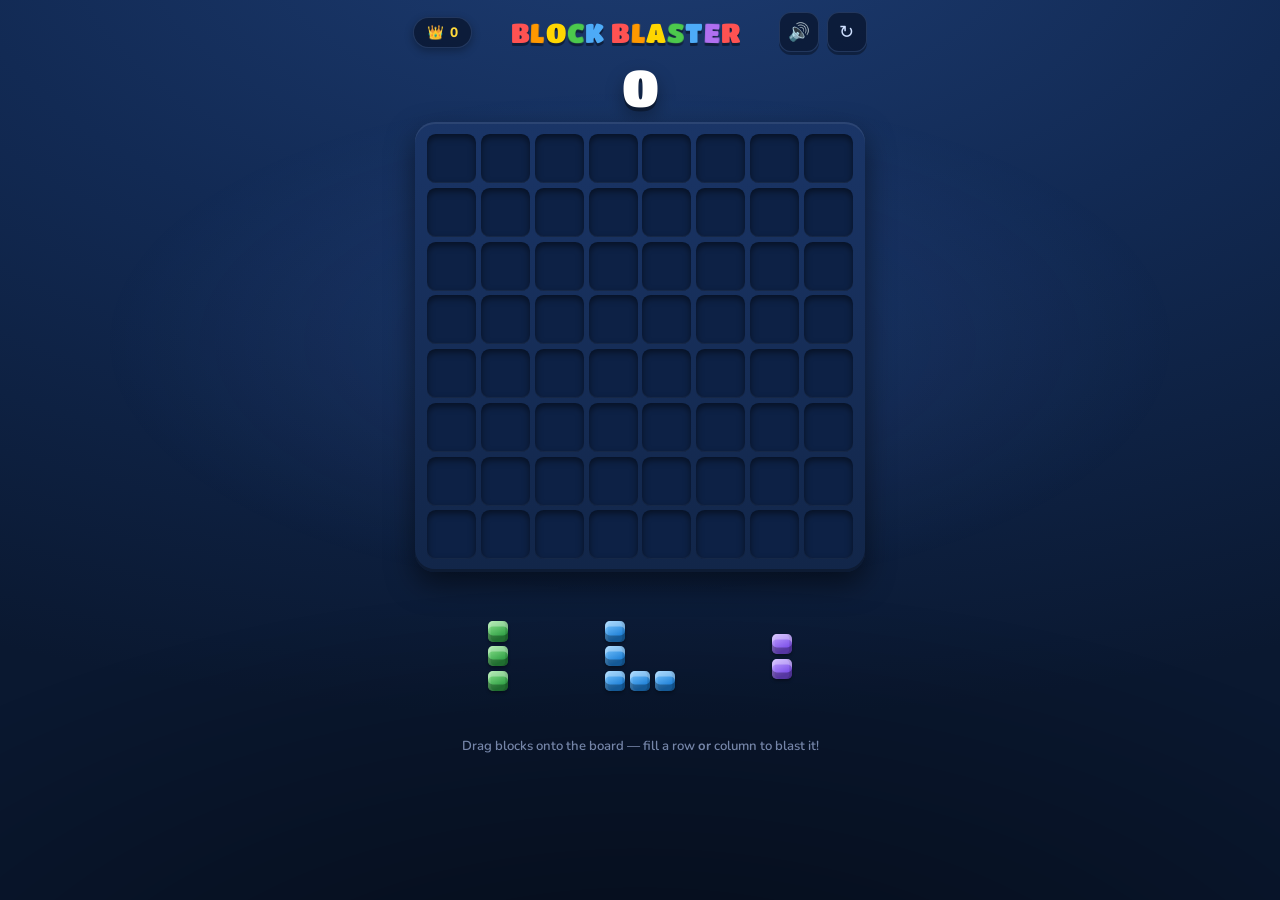
<file: static/games/game-1/index.html>
<!DOCTYPE html>
<html lang="en">
<head>
<meta charset="utf-8">
<meta name="viewport" content="width=device-width, initial-scale=1, maximum-scale=1, user-scalable=no">
<meta name="google-adsense-account" content="ca-pub-3816836110238928">
<meta name="theme-color" content="#0a1830">
<title>Block Blaster</title>
<link rel="icon" href="data:image/svg+xml,<svg xmlns='http://www.w3.org/2000/svg' viewBox='0 0 100 100'><rect x='8' y='8' width='84' height='84' rx='20' fill='%234dabf7'/><rect x='8' y='8' width='84' height='20' rx='10' fill='%23ffffff55'/></svg>">
<link rel="preconnect" href="https://fonts.googleapis.com">
<link href="https://fonts.googleapis.com/css2?family=Titan+One&family=Nunito:wght@600;800&display=swap" rel="stylesheet">
<style>
:root{
  --board: min(92vw, 430px, 54vh);
  --cell: calc(var(--board) / 8);
  --tc: calc(var(--cell) * .46);
}
*{margin:0;padding:0;box-sizing:border-box;-webkit-tap-highlight-color:transparent}
html,body{height:100%}
body{
  font-family:'Nunito',sans-serif; color:#fff; overflow-x:hidden;
  background:
    radial-gradient(120% 90% at 50% -10%, #1d3c72 0%, #122a54 45%, #0a1830 100%) fixed;
  display:flex; justify-content:center; user-select:none; -webkit-user-select:none;
}
button{font-family:inherit;border:none;cursor:pointer}

/* ---------- ambient background ---------- */
#bg{position:fixed;inset:0;overflow:hidden;pointer-events:none;z-index:0}
#bg::before{content:'';position:absolute;inset:0;
  background:radial-gradient(60% 40% at 50% 38%, rgba(90,140,255,.14), transparent 70%)}
#bg::after{content:'';position:absolute;inset:0;
  background:radial-gradient(140% 100% at 50% 120%, rgba(0,0,0,.55), transparent 55%)}
.fblk{position:absolute;top:-120px;border-radius:22%;border:3px solid;opacity:0;
  animation:fall linear infinite}
@keyframes fall{
  0%{transform:translateY(-10vh) rotate(0deg)}
  8%{opacity:var(--o)} 90%{opacity:var(--o)}
  100%{transform:translateY(118vh) rotate(var(--rr));opacity:0}
}

/* ---------- app ---------- */
#app{position:relative;z-index:1;width:min(96vw,470px);padding:12px 8px 26px;
  display:flex;flex-direction:column;align-items:center;gap:8px}

.topbar{width:100%;display:flex;align-items:center;justify-content:space-between;gap:8px}
.pill{display:flex;align-items:center;gap:6px;background:rgba(8,20,45,.75);
  border:1px solid rgba(140,180,255,.18);border-radius:999px;padding:5px 13px;
  font-weight:800;font-size:.85rem;color:#ffd93b;box-shadow:0 3px 8px rgba(0,0,0,.3)}
.pill.bump{animation:bump .45s}
@keyframes bump{40%{transform:scale(1.22)}}
.iconbtn{width:40px;height:40px;border-radius:12px;font-size:1.1rem;
  background:rgba(8,20,45,.75);border:1px solid rgba(140,180,255,.18);color:#cfe0ff;
  box-shadow:0 3px 0 rgba(0,0,0,.35);transition:transform .12s, filter .12s}
.iconbtn:hover{filter:brightness(1.25)}
.iconbtn:active{transform:translateY(2px);box-shadow:0 1px 0 rgba(0,0,0,.35)}
.hbtns{display:flex;gap:8px}

#logo{font-family:'Titan One',cursive;font-weight:400;letter-spacing:.02em;
  font-size:clamp(1.15rem,5.4vw,1.7rem);white-space:nowrap;text-align:center}
#logo span{display:inline-block;text-shadow:0 3px 0 rgba(0,0,0,.4);
  animation:letterIn .5s cubic-bezier(.34,1.6,.64,1) both}
#logo span:nth-child(even){transform:rotate(2deg)}
@keyframes letterIn{from{transform:translateY(-16px) scale(.4);opacity:0}}

#score{font-family:'Titan One',cursive;font-size:clamp(2.2rem,9vw,3.2rem);line-height:1.05;
  text-shadow:0 4px 0 rgba(0,0,0,.35), 0 8px 18px rgba(0,0,0,.35)}

#stage{position:relative}
#board{position:relative;padding:10px;border-radius:20px;
  background:linear-gradient(180deg,#1a3567,#122649);
  box-shadow:0 12px 28px rgba(0,0,0,.5), inset 0 2px 0 rgba(255,255,255,.08),
    inset 0 -3px 0 rgba(0,0,0,.3);
  transition:filter .5s}
#board.dim{filter:grayscale(.55) brightness(.7)}
#board.shake{animation:shake .32s}
@keyframes shake{20%{transform:translate(-4px,2px)}40%{transform:translate(4px,-2px)}
  60%{transform:translate(-3px,-2px)}80%{transform:translate(2px,2px)}}
#gridArea{position:relative;width:var(--board);height:var(--board)}

#cells{position:absolute;inset:0;display:grid;grid-template-columns:repeat(8,1fr);
  grid-template-rows:repeat(8,1fr)}
.cell{position:relative;margin:4.5%;border-radius:18%;background:#0d2145;
  box-shadow:inset 0 3px 7px rgba(0,0,0,.5), inset 0 -1px 0 rgba(255,255,255,.05)}
.cell.hot::after{content:'';position:absolute;inset:0;border-radius:inherit;
  background:rgba(255,255,255,.9);animation:hotPulse .55s ease-in-out infinite alternate}
@keyframes hotPulse{from{opacity:.12}to{opacity:.42}}

.bw{position:absolute;width:12.5%;height:12.5%;padding:calc(var(--cell)*.05)}
.b{width:100%;height:100%;border-radius:24%;
  background:linear-gradient(155deg,var(--hi) 0%,var(--lo) 75%);
  box-shadow:inset 0 calc(var(--cell)*.10) 0 rgba(255,255,255,.32),
    inset 0 calc(var(--cell)*-.12) 0 rgba(0,0,0,.30),
    inset calc(var(--cell)*.05) 0 0 rgba(255,255,255,.10),
    inset calc(var(--cell)*-.05) 0 0 rgba(0,0,0,.12),
    0 2px 3px rgba(0,0,0,.32)}
.bw.pop{animation:dropIn .2s cubic-bezier(.34,1.56,.64,1)}
@keyframes dropIn{from{transform:scale(1.28);opacity:.5}}
.bw.blast{animation:blast .38s cubic-bezier(.4,0,1,1) forwards;z-index:3}
@keyframes blast{35%{transform:scale(1.15) rotate(var(--cr));opacity:1}
  100%{transform:scale(0) rotate(calc(var(--cr)*2));opacity:0}}
.bw.ghost .b{opacity:.55;animation:ghostPulse .8s ease-in-out infinite alternate}
@keyframes ghostPulse{from{opacity:.4}to{opacity:.65}}

.strip{position:absolute;background:rgba(255,255,255,.85);border-radius:8px;
  pointer-events:none;z-index:4;animation:stripFade .45s ease-out forwards}
.strip.h{left:-2%;width:104%;height:12.5%}
.strip.v{top:-2%;height:104%;width:12.5%}
@keyframes stripFade{from{opacity:.85;transform:scaleY(1)}to{opacity:0;transform:scaleY(.2)}}

#fx{position:absolute;inset:0;pointer-events:none;z-index:6}
.spark{position:absolute;border-radius:3px;pointer-events:none}
.float{position:absolute;transform:translate(-50%,-50%);font-family:'Titan One',cursive;
  pointer-events:none;animation:floatUp .95s ease-out forwards;
  text-shadow:0 3px 0 rgba(0,0,0,.4);z-index:7;white-space:nowrap}
.float.big{font-size:1.8rem;color:#ffd93b}
.float.small{font-size:1rem;color:rgba(255,255,255,.85)}
@keyframes floatUp{0%{opacity:0;transform:translate(-50%,-30%) scale(.5)}
  18%{opacity:1;transform:translate(-50%,-60%) scale(1.1)}
  100%{opacity:0;transform:translate(-50%,-190%) scale(1)}}
.banner{position:absolute;left:50%;top:36%;transform:translate(-50%,-50%);
  font-family:'Titan One',cursive;font-size:clamp(1.6rem,7vw,2.4rem);white-space:nowrap;
  text-shadow:0 4px 0 rgba(0,0,0,.45), 0 0 24px rgba(255,255,255,.25);
  pointer-events:none;z-index:8;animation:bannerPop .95s cubic-bezier(.34,1.4,.64,1) forwards}
@keyframes bannerPop{0%{transform:translate(-50%,-50%) scale(.2);opacity:0}
  22%{transform:translate(-50%,-50%) scale(1.15);opacity:1}
  38%{transform:translate(-50%,-50%) scale(1)}
  78%{opacity:1}100%{transform:translate(-50%,-110%) scale(1);opacity:0}}

#chip{position:absolute;left:50%;top:-14px;transform:translateX(-50%);z-index:9;
  background:linear-gradient(180deg,#3a2a05,#241a03);border:2px solid #ffb703;
  color:#ffd93b;font-weight:800;padding:4px 14px;border-radius:999px;font-size:.9rem;
  box-shadow:0 4px 12px rgba(0,0,0,.45);display:none;white-space:nowrap}
#chip.on{display:block;animation:chipPop .35s cubic-bezier(.34,1.56,.64,1)}
@keyframes chipPop{from{transform:translateX(-50%) scale(.3)}}

/* ---------- tray ---------- */
#tray{display:flex;justify-content:center;gap:10px;width:100%;margin-top:4px}
.slot{width:calc(var(--board)/3);max-width:132px;height:calc(var(--cell)*2.7);
  display:flex;align-items:center;justify-content:center;border-radius:14px;
  transition:background .3s}
.mini{display:grid;touch-action:none;cursor:grab;transition:transform .18s, opacity .3s, filter .3s}
.mini:hover{transform:scale(1.09)!important}
.mini.lifting{opacity:.2}
.mini.dead{opacity:.35;filter:saturate(.35)}
.mini.enter{animation:trayIn .34s cubic-bezier(.34,1.56,.64,1) both}
@keyframes trayIn{from{transform:scale(0) translateY(24px);opacity:0}}
.mc{width:var(--tc);height:var(--tc);padding:calc(var(--tc)*.09)}

#dragLayer{position:fixed;inset:0;pointer-events:none;z-index:120}
.dragPiece{position:absolute;left:0;top:0;filter:drop-shadow(0 14px 14px rgba(0,0,0,.5))}

#hint{font-size:.82rem;font-weight:600;color:rgba(190,210,255,.6);text-align:center;
  transition:opacity .9s;min-height:1.2em}
#hint.hide{opacity:0}

/* ---------- overlay ---------- */
#overlay{position:fixed;inset:0;z-index:200;display:flex;align-items:center;
  justify-content:center;background:rgba(4,10,24,.78);opacity:0;pointer-events:none;
  transition:opacity .35s}
#overlay.show{opacity:1;pointer-events:auto}
.card{width:min(88vw,360px);background:linear-gradient(180deg,#1e4079,#122a56);
  border:2px solid rgba(255,255,255,.1);border-radius:24px;padding:26px 22px 26px;
  text-align:center;box-shadow:0 24px 60px rgba(0,0,0,.6);
  transform:translateY(28px) scale(.92);transition:transform .4s cubic-bezier(.34,1.4,.64,1)}
#overlay.show .card{transform:none}
.card .crownBig{font-size:2.8rem;animation:crownBob 1.6s ease-in-out infinite}
@keyframes crownBob{50%{transform:translateY(-6px) rotate(-4deg)}}
.card h2{font-family:'Titan One',cursive;font-weight:400;font-size:1.7rem;
  letter-spacing:.03em;margin:2px 0 8px;text-shadow:0 3px 0 rgba(0,0,0,.35)}
.badge{display:inline-block;background:#ffd93b;color:#5c3a00;font-weight:800;
  font-size:.75rem;padding:3px 12px;border-radius:999px;margin-bottom:6px;
  animation:hotPulse .6s ease-in-out infinite alternate}
.hidden{display:none!important}
.finalScore span{display:block;font-size:.72rem;font-weight:800;letter-spacing:.2em;
  color:rgba(190,210,255,.7)}
.finalScore b{font-family:'Titan One',cursive;font-weight:400;font-size:2.6rem;
  color:#ffd93b;text-shadow:0 3px 0 rgba(0,0,0,.35)}
.statsRow{display:flex;justify-content:center;gap:26px;margin:14px 0 20px}
.statsRow b{display:block;font-family:'Titan One',cursive;font-weight:400;font-size:1.25rem}
.statsRow span{font-size:.62rem;font-weight:800;letter-spacing:.14em;color:rgba(190,210,255,.65)}
#againBtn{font-family:'Titan One',cursive;font-weight:400;font-size:1.15rem;
  letter-spacing:.04em;color:#5c3a00;padding:13px 38px;border-radius:16px;
  background:linear-gradient(180deg,#ffe066,#ffb703);
  box-shadow:0 6px 0 #b37400, 0 12px 20px rgba(0,0,0,.4);
  transition:transform .1s, box-shadow .1s}
#againBtn:hover{filter:brightness(1.06)}
#againBtn:active{transform:translateY(5px);box-shadow:0 1px 0 #b37400}
</style>
<script async src="https://pagead2.googlesyndication.com/pagead/js/adsbygoogle.js?client=ca-pub-3816836110238928"
     crossorigin="anonymous"></script>
</head>
<body>
<div id="bg"></div>

<main id="app">
  <div class="topbar">
    <div class="pill" id="bestPill">👑 <span id="bestVal">0</span></div>
    <h1 id="logo" aria-label="Block Blaster"></h1>
    <div class="hbtns">
      <button class="iconbtn" id="soundBtn" aria-label="Toggle sound">🔊</button>
      <button class="iconbtn" id="restartBtn" aria-label="New game">↻</button>
    </div>
  </div>

  <div id="score">0</div>

  <div id="stage">
    <div id="board">
      <div id="gridArea">
        <div id="cells"></div>
        <div id="blocks"></div>
        <div id="ghost"></div>
        <div id="fx"></div>
      </div>
    </div>
    <div id="chip">⚡ COMBO ×<b id="chipN">2</b></div>
  </div>

  <div id="tray">
    <div class="slot"></div><div class="slot"></div><div class="slot"></div>
  </div>
  <p id="hint">Drag blocks onto the board — fill a row <b>or</b> column to blast it!</p>
</main>

<div id="overlay">
  <div class="card">
    <div class="crownBig">👑</div>
    <h2>GAME OVER</h2>
    <div class="badge hidden" id="newBest">★ NEW BEST! ★</div>
    <div class="finalScore"><span>SCORE</span><b id="finalScore">0</b></div>
    <div class="statsRow">
      <div><b id="stBest">0</b><span>BEST</span></div>
      <div><b id="stLines">0</b><span>LINES</span></div>
      <div><b id="stCombo">0</b><span>MAX COMBO</span></div>
    </div>
    <button id="againBtn">PLAY AGAIN</button>
  </div>
</div>

<div id="dragLayer"></div>

<script>
'use strict';
/* ================= config ================= */
const N = 8;
const PALETTE = [
  {hi:'#ff8a8a', lo:'#e5383b'}, // red
  {hi:'#ffb067', lo:'#ef6c00'}, // orange
  {hi:'#ffe680', lo:'#f4a700'}, // yellow
  {hi:'#8ee58e', lo:'#2e9e44'}, // green
  {hi:'#7cc7ff', lo:'#1d7fd6'}, // blue
  {hi:'#c3a6ff', lo:'#7a4de8'}, // purple
];
const SHAPES = [
  [[1]],
  [[1,1]],[[1],[1]],
  [[1,1,1]],[[1],[1],[1]],
  [[1,1,1,1]],[[1],[1],[1],[1]],
  [[1,1,1,1,1]],[[1],[1],[1],[1],[1]],
  [[1,1],[1,1]],
  [[1,1,1],[1,1,1],[1,1,1]],
  [[1,1,1],[1,1,1]],[[1,1],[1,1],[1,1]],
  [[1,1],[1,0]],[[1,1],[0,1]],[[1,0],[1,1]],[[0,1],[1,1]],
  [[1,1,1],[1,0,0],[1,0,0]],[[1,1,1],[0,0,1],[0,0,1]],
  [[1,0,0],[1,0,0],[1,1,1]],[[0,0,1],[0,0,1],[1,1,1]],
];

/* ================= dom ================= */
const $ = s => document.querySelector(s);
const gridArea=$('#gridArea'), blocksEl=$('#blocks'), ghostEl=$('#ghost'),
      fxEl=$('#fx'), boardEl=$('#board'), cellsEl=$('#cells'),
      scoreEl=$('#score'), bestEl=$('#bestVal'), bestPill=$('#bestPill'),
      chip=$('#chip'), chipN=$('#chipN'), hintEl=$('#hint'),
      overlay=$('#overlay'), dragLayer=$('#dragLayer'),
      slots=[...document.querySelectorAll('.slot')];
const cellEls=[];
for(let i=0;i<N*N;i++){const d=document.createElement('div');d.className='cell';cellsEl.appendChild(d);cellEls.push(d);}

/* logo — one colored letter at a time */
{
  const logo=$('#logo'), txt='BLOCK BLASTER', cols=['#ff5252','#ff9800','#ffd600','#4cc94c','#4dabf7','#b06ff0'];
  [...txt].forEach((ch,i)=>{
    const s=document.createElement('span');
    s.textContent = ch===' ' ? '\u00A0' : ch;
    if(ch!==' '){ s.style.color=cols[i%cols.length]; s.style.animationDelay=(i*.05)+'s'; }
    logo.appendChild(s);
  });
}
/* ambient falling blocks */
{
  const bg=$('#bg');
  for(let i=0;i<14;i++){
    const d=document.createElement('div'); d.className='fblk';
    const c=PALETTE[(Math.random()*PALETTE.length)|0], s=22+Math.random()*70;
    d.style.width=d.style.height=s+'px';
    d.style.left=(Math.random()*100)+'vw';
    d.style.borderColor=c.lo;
    d.style.background=c.lo+'14';
    d.style.setProperty('--o',(.05+Math.random()*.08).toFixed(3));
    d.style.setProperty('--rr',((Math.random()<.5?-1:1)*(180+Math.random()*300)|0)+'deg');
    d.style.animationDuration=(26+Math.random()*38)+'s';
    d.style.animationDelay=(-Math.random()*50)+'s';
    bg.appendChild(d);
  }
}

/* ================= audio ================= */
const SFX={
  on: localStorage.getItem('bb_mute')!=='1', ctx:null,
  ac(){ if(!this.ctx) this.ctx=new (window.AudioContext||window.webkitAudioContext)();
        if(this.ctx.state==='suspended') this.ctx.resume(); return this.ctx; },
  tone(f0,f1,dur,type='sine',g=.16,when=0){
    if(!this.on) return;
    try{ const c=this.ac(), t=c.currentTime+when,
      o=c.createOscillator(), gn=c.createGain();
      o.type=type; o.frequency.setValueAtTime(f0,t);
      if(f1&&f1!==f0) o.frequency.exponentialRampToValueAtTime(f1,t+dur);
      gn.gain.setValueAtTime(g,t); gn.gain.exponentialRampToValueAtTime(.0001,t+dur);
      o.connect(gn).connect(c.destination); o.start(t); o.stop(t+dur+.03);
    }catch(e){}
  },
  pickup(){ this.tone(460,660,.07,'triangle',.12); },
  place(){ this.tone(220,130,.09,'square',.14); this.tone(95,60,.09,'sine',.22); },
  deny(){ this.tone(170,110,.13,'sawtooth',.07); },
  clear(n,streak){ const base=320+Math.min(streak,8)*28;
    for(let i=0;i<=n;i++) this.tone(base*Math.pow(1.26,i),0,.13,'triangle',.16,i*.055);
    this.tone(1100,2400,.28,'sine',.05,.12); },
  refill(){ this.tone(300,430,.08,'sine',.08); },
  over(){ [392,311,247,175].forEach((f,i)=>this.tone(f,f*.97,.24,'triangle',.15,i*.17)); },
  best(){ [660,880,990,1320].forEach((f,i)=>this.tone(f,f,.13,'triangle',.13,i*.08)); },
};
const buzz = ms => { if(navigator.vibrate) navigator.vibrate(ms); };
const soundBtn=$('#soundBtn');
function syncSound(){ soundBtn.textContent = SFX.on ? '🔊' : '🔇'; }
soundBtn.onclick=()=>{ SFX.on=!SFX.on; localStorage.setItem('bb_mute',SFX.on?'0':'1'); syncSound(); if(SFX.on)SFX.pickup(); };
syncSound();

/* ================= state ================= */
let grid, blockEls, tray=[null,null,null];
let score=0, shown=0, best=+(localStorage.getItem('bb_best')||0),
    streak=0, linesStat=0, maxStreak=0, gameOver=false, drag=null;
bestEl.textContent=fmt(best);
function fmt(n){ return n.toLocaleString('en-US'); }

/* ================= helpers ================= */
function emptyGrid(){ return Array.from({length:N},()=>Array(N).fill(-1)); }
function canPlace(m,r,c){
  for(let i=0;i<m.length;i++) for(let j=0;j<m[i].length;j++){
    if(!m[i][j]) continue;
    const R=r+i, C=c+j;
    if(R<0||C<0||R>=N||C>=N||grid[R][C]!==-1) return false;
  }
  return true;
}
function fitsAnywhere(m){
  for(let r=0;r<N;r++) for(let c=0;c<N;c++) if(canPlace(m,r,c)) return true;
  return false;
}
function makeBlock(r,c,ci){
  const w=document.createElement('div'); w.className='bw';
  w.style.left=(c*12.5)+'%'; w.style.top=(r*12.5)+'%';
  w.style.setProperty('--cr',(Math.random()*40-20).toFixed(0)+'deg');
  const b=document.createElement('div'); b.className='b';
  b.style.setProperty('--hi',PALETTE[ci].hi); b.style.setProperty('--lo',PALETTE[ci].lo);
  w.appendChild(b); return w;
}
function centroid(list){
  let x=0,y=0; list.forEach(([r,c])=>{x+=c*12.5+6.25;y+=r*12.5+6.25;});
  return [x/list.length, y/list.length];
}
function float(txt,xPct,yPct,big){
  const d=document.createElement('div');
  d.className='float '+(big?'big':'small'); d.textContent=txt;
  d.style.left=xPct+'%'; d.style.top=yPct+'%';
  fxEl.appendChild(d); setTimeout(()=>d.remove(),1000);
}
function banner(txt,color){
  const d=document.createElement('div'); d.className='banner';
  d.textContent=txt; d.style.color=color;
  gridArea.appendChild(d); setTimeout(()=>d.remove(),1000);
}
function burst(r,c,ci){
  const x=(c+0.5)*12.5, y=(r+0.5)*12.5, col=PALETTE[ci].lo;
  for(let i=0;i<3;i++){
    const s=document.createElement('div'); s.className='spark';
    const sz=4+Math.random()*7; s.style.width=s.style.height=sz+'px'; s.style.background=col;
    s.style.left=x+'%'; s.style.top=y+'%'; fxEl.appendChild(s);
    const dx=(Math.random()*160-80), dy=(Math.random()*120-95), rot=(Math.random()*540-270)|0;
    s.animate(
      [{transform:'translate(-50%,-50%)',opacity:1},
       {transform:`translate(calc(-50% + ${dx}px),calc(-50% + ${dy}px)) rotate(${rot}deg)`,opacity:0}],
      {duration:480+Math.random()*280,easing:'cubic-bezier(.15,.6,.4,1)'}
    ).onfinish=()=>s.remove();
  }
}
function addScore(n){
  score+=n;
  if(score>best){ best=score; localStorage.setItem('bb_best',best);
    bestEl.textContent=fmt(best);
    bestPill.classList.remove('bump'); void bestPill.offsetWidth; bestPill.classList.add('bump'); }
}
function showChip(){ chipN.textContent=streak; chip.classList.remove('on'); void chip.offsetWidth; chip.classList.add('on'); }
function hideChip(){ chip.classList.remove('on'); }

/* ================= tray ================= */
function randomPiece(){
  return { shape:SHAPES[(Math.random()*SHAPES.length)|0], color:(Math.random()*PALETTE.length)|0 };
}
function tcPx(){ return parseFloat(getComputedStyle(document.documentElement).getPropertyValue('--tc')); }
function renderSlot(i,animate){
  const p=tray[i], slot=slots[i]; slot.innerHTML=''; if(!p) return;
  const m=p.shape, tc=tcPx();
  const mini=document.createElement('div'); mini.className='mini'+(animate?' enter':'');
  mini.style.gridTemplateColumns=`repeat(${m[0].length},var(--tc))`;
  if(animate) mini.style.animationDelay=(i*.09)+'s';
  m.forEach(row=>row.forEach(v=>{
    const mc=document.createElement('div'); mc.className='mc';
    if(v){ const b=document.createElement('div'); b.className='b';
      b.style.setProperty('--hi',PALETTE[p.color].hi); b.style.setProperty('--lo',PALETTE[p.color].lo);
      mc.appendChild(b); }
    mini.appendChild(mc);
  }));
  slot.appendChild(mini); p.el=mini;
  const fitW=slot.clientWidth-6, w=m[0].length*tc, h=m.length*tc;
  mini.style.transform=`scale(${Math.min(1,fitW/w,(slot.clientHeight-6)/h)})`;
  mini.addEventListener('pointerdown', e=>startDrag(e,i));
}
function refillTray(){
  for(let i=0;i<3;i++){ tray[i]=randomPiece(); renderSlot(i,true); }
  SFX.refill(); postMove();
}
function updateDead(){
  tray.forEach(p=>{ if(p&&p.el) p.el.classList.toggle('dead',!fitsAnywhere(p.shape)); });
}

/* ================= core move ================= */
function placePiece(idx,r,c){
  hintEl.classList.add('hide');
  const p=tray[idx], m=p.shape, placed=[];
  m.forEach((row,i)=>row.forEach((v,j)=>{
    if(!v) return;
    const R=r+i,C=c+j;
    grid[R][C]=p.color;
    const el=makeBlock(R,C,p.color); el.classList.add('pop');
    blocksEl.appendChild(el); blockEls[R][C]=el; placed.push([R,C]);
  }));
  tray[idx]=null; if(p.el) p.el.remove();
  SFX.place(); buzz(14);
  addScore(placed.length);

  // detect full lines
  const rows=[],cols=[];
  for(let i=0;i<N;i++){ if(grid[i].every(v=>v>=0)) rows.push(i); }
  for(let j=0;j<N;j++){ let f=true; for(let i=0;i<N;i++) if(grid[i][j]<0){f=false;break;} if(f) cols.push(j); }
  const lines=rows.length+cols.length;

  let clearGain=0;
  if(lines){
    streak++; maxStreak=Math.max(maxStreak,streak);
    clearGain=10*lines*lines*streak;
    addScore(clearGain);
    const doomed=new Set();
    rows.forEach(rw=>{ for(let j=0;j<N;j++) doomed.add(rw*N+j); });
    cols.forEach(cl=>{ for(let i=0;i<N;i++) doomed.add(i*N+cl); });
    doomed.forEach(k=>{ grid[(k/N)|0][k%N]=-1; }); // logical clear now
    setTimeout(()=>doClear(doomed,rows,cols,placed.length+clearGain,lines),130);
    if(streak>=2) showChip();
  } else {
    streak=0; hideChip();
    const [fx,fy]=centroid(placed);
    float('+'+placed.length,fx,fy,false);
  }

  if(tray.every(t=>!t)) setTimeout(refillTray, lines?420:240);
  else postMove();
}
function doClear(doomed,rows,cols,gain,lines){
  rows.forEach(rw=>{ const s=document.createElement('div'); s.className='strip h';
    s.style.top=(rw*12.5)+'%'; gridArea.appendChild(s); setTimeout(()=>s.remove(),480); });
  cols.forEach(cl=>{ const s=document.createElement('div'); s.className='strip v';
    s.style.left=(cl*12.5)+'%'; gridArea.appendChild(s); setTimeout(()=>s.remove(),480); });
  const cleared=[];
  doomed.forEach(k=>{
    const r=(k/N)|0, c=k%N, el=blockEls[r][c];
    if(el){ el.classList.add('blast'); setTimeout(()=>el.remove(),420); }
    blockEls[r][c]=null; cleared.push([r,c]);
    burst(r,c,gridSnapshotColor[k]??0);
  });
  const [fx,fy]=centroid(cleared);
  float('+'+gain,fx,fy,true);
  if(lines>=4) banner('INCREDIBLE!','#ffd93b');
  else if(lines===3) banner('AMAZING!','#5bc0ff');
  else if(lines===2) banner('GREAT!','#6ee76e');
  else if(streak>=2) banner('COMBO ×'+streak,'#ffb067');
  SFX.clear(lines,streak); buzz(18*lines);
  if(lines>=2){ boardEl.classList.remove('shake'); void boardEl.offsetWidth; boardEl.classList.add('shake'); }
  linesStat+=lines;
  updateDead();
}
let gridSnapshotColor={};
// wrap doClear call to snapshot colors before logical clear
const _placePiece=placePiece;
placePiece=function(idx,r,c){
  gridSnapshotColor={};
  const p=tray[idx];
  p.shape.forEach((row,i)=>row.forEach((v,j)=>{
    if(v) gridSnapshotColor[(r+i)*N+(c+j)]=p.color;
  }));
  for(let i=0;i<N;i++) for(let j=0;j<N;j++)
    if(grid[i][j]>=0) gridSnapshotColor[i*N+j]=grid[i][j];
  _placePiece(idx,r,c);
};
function postMove(){
  updateDead();
  if(!gameOver && !tray.some(p=>p&&fitsAnywhere(p.shape))) endGame();
}

/* ================= drag & drop ================= */
function startDrag(e,idx){
  if(gameOver||drag||!tray[idx]) return;
  e.preventDefault();
  const el=e.currentTarget;
  try{ el.setPointerCapture(e.pointerId); }catch(_){}
  const p=tray[idx], cellPx=gridArea.clientWidth/N, lift=cellPx*1.3;
  const dEl=document.createElement('div'); dEl.className='dragPiece';
  dEl.style.width=(p.shape[0].length*cellPx)+'px';
  dEl.style.height=(p.shape.length*cellPx)+'px';
  dEl.style.display='grid';
  dEl.style.gridTemplateColumns=`repeat(${p.shape[0].length},1fr)`;
  p.shape.forEach(row=>row.forEach(v=>{
    const w=document.createElement('div'); w.style.cssText='width:100%;height:100%;padding:5%';
    if(v){ const b=document.createElement('div'); b.className='b';
      b.style.setProperty('--hi',PALETTE[p.color].hi); b.style.setProperty('--lo',PALETTE[p.color].lo);
      w.appendChild(b); }
    dEl.appendChild(w);
  }));
  dragLayer.appendChild(dEl);
  drag={ idx,p,dEl,cellPx,lift,valid:false,r:0,c:0,
    from:el.getBoundingClientRect(), fromScale:el.style.transform };
  el.classList.add('lifting');
  SFX.pickup();
  positionDrag(e);
  el.addEventListener('pointermove',onMove);
  el.addEventListener('pointerup',onUp);
  el.addEventListener('pointercancel',onUp);
}
let hotEls=[];
function clearGhost(){ ghostEl.innerHTML=''; hotEls.forEach(c=>c.classList.remove('hot')); hotEls=[]; }
function positionDrag(e){
  const d=drag; if(!d) return;
  const m=d.p.shape, w=m[0].length*d.cellPx, h=m.length*d.cellPx;
  const x=e.clientX-w/2, y=e.clientY-h-d.lift;
  d.dEl.style.transform=`translate(${x}px,${y}px)`;
  const br=gridArea.getBoundingClientRect();
  const c=Math.round((x-br.left)/d.cellPx), r=Math.round((y-br.top)/d.cellPx);
  const valid=canPlace(m,r,c);
  if(valid||!d.valid||r!==d.r||c!==d.c){
    clearGhost();
    d.valid=valid; d.r=r; d.c=c;
    if(valid){
      const occ=new Set();
      m.forEach((row,i)=>row.forEach((v,j)=>{ if(v) occ.add((r+i)*N+(c+j)); }));
      m.forEach((row,i)=>row.forEach((v,j)=>{
        if(!v) return;
        const w2=document.createElement('div'); w2.className='bw ghost';
        w2.style.left=((c+j)*12.5)+'%'; w2.style.top=((r+i)*12.5)+'%';
        const b=document.createElement('div'); b.className='b';
        b.style.setProperty('--hi',PALETTE[d.p.color].hi); b.style.setProperty('--lo',PALETTE[d.p.color].lo);
        w2.appendChild(b); ghostEl.appendChild(w2);
      }));
      // highlight lines that would blast
      const hot=new Set();
      for(let i=0;i<N;i++){ let full=true;
        for(let j=0;j<N;j++) if(grid[i][j]<0 && !occ.has(i*N+j)){full=false;break;}
        if(full) for(let j=0;j<N;j++) hot.add(i*N+j); }
      for(let j=0;j<N;j++){ let full=true;
        for(let i=0;i<N;i++) if(grid[i][j]<0 && !occ.has(i*N+j)){full=false;break;}
        if(full) for(let i=0;i<N;i++) hot.add(i*N+j); }
      hot.forEach(k=>{ const cel=cellEls[k]; cel.classList.add('hot'); hotEls.push(cel); });
    }
  }
}
function onMove(e){ positionDrag(e); }
function onUp(e){
  const d=drag; if(!d) return;
  drag=null; clearGhost();
  const el=e.currentTarget;
  el.removeEventListener('pointermove',onMove);
  el.removeEventListener('pointerup',onUp);
  el.removeEventListener('pointercancel',onUp);
  if(d.valid){ d.dEl.remove(); placePiece(d.idx,d.r,d.c); return; }
  // fly back to tray
  SFX.deny();
  d.dEl.style.transition='transform .22s cubic-bezier(.3,.8,.3,1)';
  const s=d.from.width/(d.p.shape[0].length*d.cellPx);
  d.dEl.style.transform=`translate(${d.from.left}px,${d.from.top}px) scale(${s})`;
  setTimeout(()=>{ d.dEl.remove(); if(d.p.el) d.p.el.classList.remove('lifting'); },230);
}

/* ================= game flow ================= */
function newGame(){
  grid=emptyGrid(); blockEls=Array.from({length:N},()=>Array(N).fill(null));
  blocksEl.innerHTML=''; ghostEl.innerHTML=''; fxEl.innerHTML='';
  clearGhost(); hideChip();
  boardEl.classList.remove('dim'); overlay.classList.remove('show');
  score=0; shown=0; streak=0; linesStat=0; maxStreak=0; gameOver=false;
  scoreEl.textContent='0'; hintEl.classList.remove('hide');
  tray=[null,null,null]; slots.forEach(s=>s.innerHTML='');
  tray=[randomPiece(),randomPiece(),randomPiece()];
  tray.forEach((_,i)=>renderSlot(i,true));
  postMove();
}
function endGame(){
  gameOver=true; hideChip();
  boardEl.classList.add('dim');
  SFX.over(); buzz([60,60,120]);
  setTimeout(()=>{
    $('#finalScore').textContent=fmt(score);
    $('#stBest').textContent=fmt(best);
    $('#stLines').textContent=linesStat;
    $('#stCombo').textContent=maxStreak;
    $('#newBest').classList.toggle('hidden',score<best||score===0);
    overlay.classList.add('show');
    if(score>=best&&score>0){ SFX.best();
      for(let i=0;i<10;i++) setTimeout(()=>burst((Math.random()*N)|0,(Math.random()*N)|0,2),i*70); }
  },750);
}
$('#againBtn').onclick=()=>{ SFX.refill(); newGame(); };
$('#restartBtn').onclick=()=>{ SFX.refill(); newGame(); };
document.addEventListener('keydown',e=>{
  if(overlay.classList.contains('show')&&(e.key==='Enter'||e.key===' ')){ e.preventDefault(); newGame(); }
});

/* score ticker */
(function tick(){
  shown += (score-shown)*.18;
  if(Math.abs(score-shown)<.6) shown=score;
  scoreEl.textContent=fmt(Math.round(shown));
  requestAnimationFrame(tick);
})();

newGame();
</script>
</body>
</html>
</file>
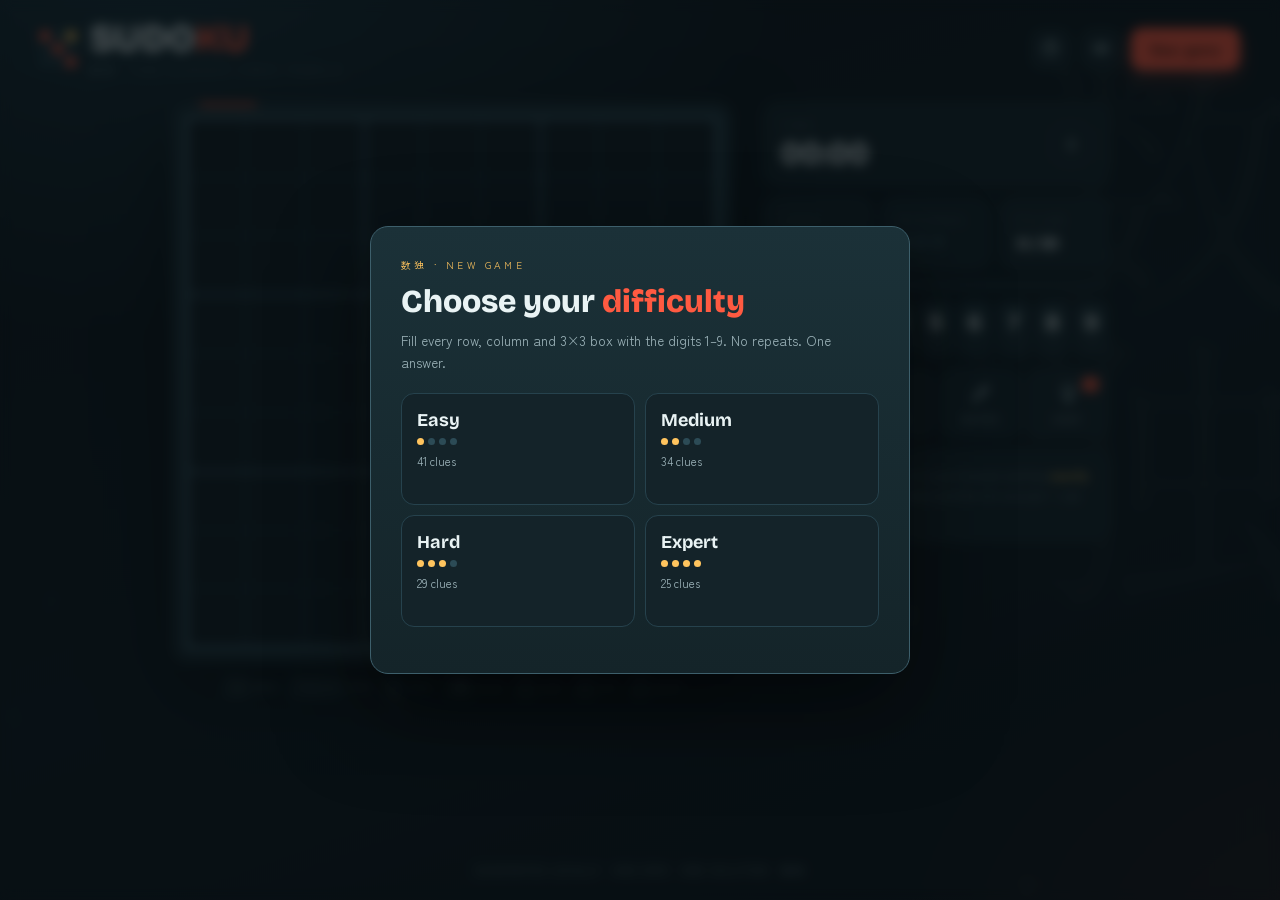
<file: static/games/game-2/index.html>
<!DOCTYPE html>
<html lang="en">
<head>
<meta charset="UTF-8">
<meta name="viewport" content="width=device-width, initial-scale=1.0">
<title>Sudoku — 数独</title>
<link rel="preconnect" href="https://fonts.googleapis.com">
<link rel="preconnect" href="https://fonts.gstatic.com" crossorigin>
<link href="https://fonts.googleapis.com/css2?family=Bricolage+Grotesque:opsz,wght@12..96,300..800&family=Zen+Kaku+Gothic+New:wght@400;500;700&family=Shippori+Mincho:wght@700&display=swap" rel="stylesheet">
<style>
:root{
  --bg0:#0c161c; --bg1:#0e1b22;
  --panel:#15262d; --panel2:#1a2f37;
  --line:#26424d; --line-strong:#3d5f6b;
  --ink:#e9f3f4; --ink-dim:#9db4ba; --ink-faint:#5f7c84;
  --red:#ff5a41; --red-deep:#e0472f; --gold:#ffc45e; --green:#5fd39b; --note:#7fa8b5;
}
*{margin:0;padding:0;box-sizing:border-box}
::selection{background:var(--red);color:#fff}
html,body{height:100%}
body{
  font-family:'Zen Kaku Gothic New',system-ui,sans-serif;
  color:var(--ink); min-height:100dvh; overflow-x:hidden;
  background:
    radial-gradient(1100px 700px at 12% -8%, #1a3540 0%, transparent 58%),
    radial-gradient(900px 640px at 108% 108%, rgba(255,90,65,.10), transparent 55%),
    linear-gradient(160deg,var(--bg0),var(--bg1) 55%,#0b141a);
  display:flex; flex-direction:column;
}
/* ---------- ambient background ---------- */
.bg{position:fixed;inset:0;z-index:0;pointer-events:none;overflow:hidden}
.kanji{position:absolute;right:-3vmin;top:4vmin;font-family:'Shippori Mincho',serif;
  font-size:32vmin;line-height:1;color:rgba(233,243,244,.028);writing-mode:vertical-rl;user-select:none}
#floats span{position:absolute;font-family:'Bricolage Grotesque';font-weight:600;
  color:rgba(233,243,244,var(--o));transform:rotate(var(--r));
  animation:bob var(--d) ease-in-out infinite alternate;user-select:none}
@keyframes bob{from{translate:0 3vmin}to{translate:0 -5vmin}}
/* ---------- header ---------- */
header{position:relative;z-index:2;display:flex;align-items:center;justify-content:space-between;
  flex-wrap:wrap;gap:14px;padding:20px clamp(16px,4vw,40px) 8px}
.brand{display:flex;align-items:center;gap:14px}
.mark{display:grid;grid-template-columns:repeat(3,1fr);grid-template-rows:repeat(3,1fr);
  gap:3px;width:36px;height:36px;flex:none}
.mark i{background:#22404b;border-radius:3px}
.mark i:nth-child(1),.mark i:nth-child(5),.mark i:nth-child(9){background:var(--red)}
.mark i:nth-child(3){background:var(--gold);animation:blink 2.6s ease-in-out infinite}
@keyframes blink{0%,100%{opacity:1}50%{opacity:.25}}
.brand h1{font-family:'Bricolage Grotesque';font-weight:800;font-size:clamp(26px,3.4vw,38px);
  letter-spacing:.01em;line-height:1}
.brand h1 span{color:var(--red)}
.tag{font-size:10px;letter-spacing:.32em;text-transform:uppercase;color:var(--ink-faint);margin-top:4px}
.hbtns{display:flex;align-items:center;gap:10px}
button{font-family:inherit;color:inherit;cursor:pointer;border:none;background:none}
button:focus-visible{outline:2px solid var(--gold);outline-offset:2px;border-radius:8px}
.icon-btn{width:40px;height:40px;border-radius:11px;border:1px solid var(--line);
  background:var(--panel);display:flex;align-items:center;justify-content:center;
  color:var(--ink-dim);transition:.15s}
.icon-btn:hover{color:var(--ink);border-color:var(--line-strong);transform:translateY(-1px)}
.icon-btn svg{width:19px;height:19px;fill:none;stroke:currentColor;stroke-width:2;stroke-linecap:round;stroke-linejoin:round}
.btn{padding:11px 20px;border-radius:11px;font-weight:700;font-size:14px;letter-spacing:.02em;transition:.15s}
.btn.primary{background:var(--red);color:#2a0d06;box-shadow:0 8px 22px rgba(255,90,65,.28)}
.btn.primary:hover{transform:translateY(-2px);filter:brightness(1.08)}
.btn.ghost{border:1px solid var(--line-strong);color:var(--ink-dim)}
.btn.ghost:hover{color:var(--ink);border-color:var(--ink-dim);transform:translateY(-1px)}
/* ---------- layout ---------- */
main{position:relative;z-index:1;flex:1;display:grid;
  grid-template-columns:minmax(340px,560px) 344px;gap:32px;justify-content:center;
  align-items:start;padding:18px clamp(12px,3vw,32px) 30px;width:100%}
.board-side{display:flex;flex-direction:column;align-items:center;gap:14px}
.board-frame{position:relative;width:min(92vw,560px);padding:12px;border-radius:16px;
  background:linear-gradient(180deg,var(--panel2),var(--panel));border:1px solid var(--line);
  box-shadow:0 28px 70px rgba(0,0,0,.5),inset 0 1px 0 rgba(255,255,255,.05)}
.board-frame::before{content:'';position:absolute;top:-1px;left:26px;width:58px;height:3px;
  background:var(--red);border-radius:0 0 4px 4px}
.board{display:grid;grid-template-columns:repeat(9,1fr);aspect-ratio:1;
  border:2px solid var(--line-strong);background:#101d24;container-type:inline-size;user-select:none}
.cell{position:relative;display:flex;align-items:center;justify-content:center;
  border-right:1px solid var(--line);border-bottom:1px solid var(--line);cursor:pointer;
  font-family:'Bricolage Grotesque';transition:background .12s;font-size:clamp(16px,5vw,30px)}
@supports (width:1cqw){.cell{font-size:6.2cqw}}
.cell.bL{border-left:2px solid var(--line-strong)}
.cell.bT{border-top:2px solid var(--line-strong)}
.cell.bR{border-right:2px solid var(--line-strong)}
.cell.bB{border-bottom:2px solid var(--line-strong)}
.cell:hover{background:rgba(255,255,255,.045)}
.cell.peer{background:rgba(125,185,205,.07)}
.cell.same{background:rgba(255,196,94,.14)}
.cell.sel{background:rgba(255,90,65,.22);box-shadow:inset 0 0 0 2px var(--red)}
.cell.sel .val{color:#fff}
.cell.conf .val{color:#ff8a76}
.cell.conf{background:rgba(255,90,65,.08)}
.cell.err{background:rgba(224,71,47,.15)}
.cell.err .val{color:#ff6b54}
.val{font-weight:600;color:var(--gold);line-height:1;z-index:1}
.cell.given .val{color:var(--ink);font-weight:700}
.val.pop{animation:pop .3s cubic-bezier(.2,1.6,.4,1)}
@keyframes pop{0%{transform:scale(.3);opacity:0}60%{transform:scale(1.22)}100%{transform:scale(1)}}
.cell.shake{animation:shake .35s}
@keyframes shake{0%,100%{translate:0}20%{translate:-4px 0}40%{translate:4px 0}60%{translate:-3px 0}80%{translate:3px 0}}
.cell.hflash{animation:hflash .9s ease-out}
@keyframes hflash{0%{background:rgba(255,196,94,.6);box-shadow:inset 0 0 0 2px var(--gold)}100%{background:transparent}}
.cell.deal{animation:deal .45s both}
@keyframes deal{from{opacity:0;transform:scale(.6)}}
.notes{position:absolute;inset:5%;display:grid;grid-template-columns:repeat(3,1fr);
  grid-template-rows:repeat(3,1fr);font-family:'Zen Kaku Gothic New';font-weight:500;
  color:var(--note);font-size:clamp(7px,2vw,12px)}
@supports (width:1cqw){.notes{font-size:2.9cqw}}
.notes span{display:flex;align-items:center;justify-content:center;line-height:1}
/* pause cover */
.cover{position:absolute;inset:12px;border-radius:10px;display:none;flex-direction:column;
  align-items:center;justify-content:center;gap:16px;background:rgba(9,17,21,.78);
  backdrop-filter:blur(7px);z-index:5}
.cover.show{display:flex}
.cover svg{width:52px;height:52px;stroke:var(--gold);fill:none;stroke-width:2;stroke-linecap:round}
.cover h3{font-family:'Bricolage Grotesque';font-weight:700;font-size:26px;letter-spacing:.04em}
.cover small{color:var(--ink-faint);font-size:11px;letter-spacing:.15em}
.kbd-hint{font-size:11px;color:var(--ink-faint);display:flex;gap:12px;flex-wrap:wrap;justify-content:center}
kbd{padding:2px 6px;border:1px solid var(--line);border-bottom-width:2px;border-radius:5px;
  background:var(--panel);font-family:inherit;font-size:10px;color:var(--ink-dim)}
/* ---------- side panel ---------- */
.panel{display:flex;flex-direction:column;gap:13px;max-width:420px}
.card{background:var(--panel);border:1px solid var(--line);border-radius:14px;padding:14px 16px}
.card label{display:block;font-size:9.5px;letter-spacing:.28em;text-transform:uppercase;
  color:var(--ink-faint);margin-bottom:6px}
.tcard{display:flex;align-items:center;justify-content:space-between}
#time{font-family:'Bricolage Grotesque';font-weight:700;font-size:32px;line-height:1;
  font-variant-numeric:tabular-nums}
.minis{display:grid;grid-template-columns:repeat(3,1fr);gap:10px}
.mini .mv{font-family:'Bricolage Grotesque';font-weight:700;font-size:17px}
.mini .mv.red{color:var(--red)}
.dots{display:flex;gap:6px;padding-top:3px}
.dots i{width:11px;height:11px;border-radius:50%;border:2px solid var(--line-strong);transition:.25s}
.dots i.on{background:var(--red);border-color:var(--red);box-shadow:0 0 10px rgba(255,90,65,.6)}
.bar{height:6px;border-radius:99px;background:var(--panel);border:1px solid var(--line);overflow:hidden}
.bar i{display:block;height:100%;width:0%;border-radius:99px;
  background:linear-gradient(90deg,var(--gold),var(--red));transition:width .35s ease}
/* number pad */
.pad{display:grid;grid-template-columns:repeat(9,1fr);gap:6px}
.key{display:flex;flex-direction:column;align-items:center;justify-content:center;gap:2px;
  padding:9px 0 7px;border-radius:10px;border:1px solid var(--line);
  background:linear-gradient(180deg,var(--panel2),var(--panel));transition:.14s}
.key:hover{transform:translateY(-2px);border-color:var(--gold)}
.key:active{transform:scale(.93)}
.key .kn{font-family:'Bricolage Grotesque';font-weight:600;font-size:clamp(16px,2.2vw,23px);line-height:1}
.key .kc{font-size:9px;color:var(--ink-faint)}
.key.active{border-color:var(--red);box-shadow:inset 0 0 0 1px var(--red)}
.key.active .kn{color:var(--red)}
.key.done{opacity:.22;pointer-events:none}
/* actions */
.actions{display:grid;grid-template-columns:repeat(4,1fr);gap:8px}
.act{display:flex;flex-direction:column;align-items:center;gap:7px;padding:12px 4px 10px;
  border-radius:12px;border:1px solid var(--line);background:var(--panel);
  color:var(--ink-dim);font-size:10.5px;letter-spacing:.08em;text-transform:uppercase;transition:.15s;position:relative}
.act svg{width:21px;height:21px;fill:none;stroke:currentColor;stroke-width:2;stroke-linecap:round;stroke-linejoin:round}
.act:hover{color:var(--ink);border-color:var(--line-strong);transform:translateY(-2px)}
.act.on{color:var(--gold);border-color:var(--gold);background:rgba(255,196,94,.08)}
.act .bdg{position:absolute;top:6px;right:8px;font-size:9px;font-weight:700;
  background:var(--red);color:#2a0d06;border-radius:99px;padding:1px 6px}
.act.off{opacity:.4;pointer-events:none}
.flavor{font-size:12px;color:var(--ink-faint);line-height:1.7}
.flavor b{color:var(--gold);font-weight:500}
/* ---------- overlays ---------- */
.overlay{position:fixed;inset:0;z-index:50;display:flex;align-items:center;justify-content:center;
  padding:20px;background:rgba(6,12,15,.68);backdrop-filter:blur(6px);
  opacity:0;pointer-events:none;transition:opacity .25s}
.overlay.show{opacity:1;pointer-events:auto}
.modal{width:min(92vw,540px);background:linear-gradient(180deg,#1b3138,#142429);
  border:1px solid var(--line-strong);border-radius:18px;padding:30px;
  box-shadow:0 34px 90px rgba(0,0,0,.55);transform:translateY(16px) scale(.96);
  transition:transform .3s cubic-bezier(.2,1,.3,1)}
.overlay.show .modal{transform:none}
.eyebrow{font-size:10px;letter-spacing:.34em;text-transform:uppercase;color:var(--gold);margin-bottom:10px}
.eyebrow.red{color:var(--red)}
.modal h2.disp{font-family:'Bricolage Grotesque';font-weight:800;font-size:clamp(24px,4vw,32px);margin-bottom:8px}
.modal h2 .red,.disp .red{color:var(--red)}
.msub{color:var(--ink-dim);font-size:13.5px;line-height:1.65;margin-bottom:20px}
.dgrid{display:grid;grid-template-columns:1fr 1fr;gap:10px}
.dcard{text-align:left;padding:15px;border-radius:13px;border:1px solid var(--line);
  background:#142329;transition:.16s;position:relative;overflow:hidden}
.dcard:hover{border-color:var(--red);transform:translateY(-3px);background:#17282f}
.dcard:hover::after{content:'';position:absolute;left:0;top:0;bottom:0;width:3px;background:var(--red)}
.dcard h3{font-family:'Bricolage Grotesque';font-weight:700;font-size:18px;margin-bottom:2px}
.ddots{display:flex;gap:4px;margin:7px 0 8px}
.ddots i{width:7px;height:7px;border-radius:50%;background:#2c4b56}
.ddots i.on{background:var(--gold)}
.dclues{display:block;font-size:11.5px;color:var(--ink-dim)}
.dbest{display:block;font-size:11px;color:var(--gold);margin-top:4px;min-height:14px}
.busy{opacity:.6;pointer-events:none}
.kpline{text-align:center;margin-top:16px}
.kpline a{color:var(--ink-faint);font-size:12px;text-decoration:none;letter-spacing:.05em}
.kpline a:hover{color:var(--ink)}
.mrow{display:flex;gap:10px;flex-wrap:wrap;margin-top:20px}
.wstats{display:grid;grid-template-columns:1fr 1fr;gap:10px;margin:6px 0 4px}
.wstats>div{background:#12222a;border:1px solid var(--line);border-radius:12px;padding:12px 14px}
.wstats label{font-size:9px;letter-spacing:.26em;text-transform:uppercase;color:var(--ink-faint);display:block;margin-bottom:5px}
.wstats b{font-family:'Bricolage Grotesque';font-weight:700;font-size:20px}
.bestbadge{display:none;margin-top:12px;color:var(--gold);font-weight:700;font-size:14px;
  animation:blink 1.6s ease-in-out infinite}
.help ul{margin:0 0 18px 18px;color:var(--ink-dim);font-size:13.5px;line-height:1.9}
.help li::marker{color:var(--red)}
footer{position:relative;z-index:1;text-align:center;font-size:11px;color:var(--ink-faint);
  letter-spacing:.08em;padding:0 16px 22px}
#cfx{position:fixed;inset:0;z-index:60;pointer-events:none}
/* ---------- responsive ---------- */
@media (max-width:960px){
  main{grid-template-columns:1fr;justify-items:center;gap:22px}
  .panel{width:min(92vw,560px);max-width:none}
  .kbd-hint{display:none}
}
@media (hover:none){.kbd-hint{display:none}}
@media (max-width:420px){
  .actions{gap:6px}.act{font-size:9.5px}.minis{gap:6px}.modal{padding:22px}
}
</style>
<script async src="https://pagead2.googlesyndication.com/pagead/js/adsbygoogle.js?client=ca-pub-3816836110238928"
     crossorigin="anonymous"></script>
</head>
<body>

<div class="bg" aria-hidden="true">
  <div class="kanji">数独</div>
  <div id="floats"></div>
</div>

<header>
  <div class="brand">
    <div class="mark" aria-hidden="true"><i></i><i></i><i></i><i></i><i></i><i></i><i></i><i></i><i></i></div>
    <div>
      <h1>SUDO<span>KU</span></h1>
      <p class="tag">数独 · the classic logic puzzle</p>
    </div>
  </div>
  <div class="hbtns">
    <button class="icon-btn" id="helpBtn" title="How to play">
      <svg viewBox="0 0 24 24"><circle cx="12" cy="12" r="9"/><path d="M9.5 9a2.5 2.5 0 1 1 3.8 2.1c-.8.5-1.3 1-1.3 1.9"/><path d="M12 17h.01"/></svg>
    </button>
    <button class="icon-btn" id="soundBtn" title="Sound"></button>
    <button class="btn primary" id="newBtn">New game</button>
  </div>
</header>

<main>
  <section class="board-side">
    <div class="board-frame">
      <div class="board" id="board"></div>
      <div class="cover" id="cover">
        <svg viewBox="0 0 24 24"><path d="M9 5v14M15 5v14"/></svg>
        <h3>Paused</h3>
        <small>THE GRID IS HIDDEN — NO PEEKING</small>
        <button class="btn primary" id="resumeBtn">Resume</button>
      </div>
    </div>
    <p class="kbd-hint">
      <span><kbd>1–9</kbd> place</span><span><kbd>↑↓←→</kbd> move</span>
      <span><kbd>N</kbd> notes</span><span><kbd>⌫</kbd> erase</span>
      <span><kbd>U</kbd> undo</span><span><kbd>H</kbd> hint</span><span><kbd>P</kbd> pause</span>
    </p>
  </section>

  <aside class="panel">
    <div class="card tcard">
      <div><label>Time</label><div id="time">00:00</div></div>
      <button class="icon-btn" id="pauseBtn" title="Pause / resume (P)">
        <svg id="icoPause" viewBox="0 0 24 24"><path d="M9 5v14M15 5v14"/></svg>
        <svg id="icoPlay" viewBox="0 0 24 24" style="display:none"><path d="M8 5v14l11-7z"/></svg>
      </button>
    </div>
    <div class="minis">
      <div class="card mini"><label>Level</label><div class="mv red" id="diffLbl">—</div></div>
      <div class="card mini"><label>Mistakes</label><div class="dots" id="mistDots"><i></i><i></i><i></i></div></div>
      <div class="card mini"><label>Filled</label><div class="mv" id="progTxt">0 / 81</div></div>
    </div>
    <div class="bar"><i id="progFill"></i></div>
    <div class="pad" id="pad"></div>
    <div class="actions">
      <button class="act" id="undoBtn" title="Undo (U)">
        <svg viewBox="0 0 24 24"><path d="M8 5 4 9l4 4"/><path d="M4 9h10a5 5 0 0 1 0 10h-3"/></svg>Undo
      </button>
      <button class="act" id="eraseBtn" title="Erase (⌫)">
        <svg viewBox="0 0 24 24"><path d="m15 3 6 6-8 8H8l-4-4z"/><path d="M9 21h11"/></svg>Erase
      </button>
      <button class="act" id="notesBtn" title="Notes (N)">
        <svg viewBox="0 0 24 24"><path d="M4 20l1.2-4.2L16.5 4.5a2.12 2.12 0 0 1 3 3L8.2 18.8 4 20z"/><path d="m14.5 6.5 3 3"/></svg>Notes
        <em class="bdg" id="notesState" style="display:none">ON</em>
      </button>
      <button class="act" id="hintBtn" title="Hint (H)">
        <svg viewBox="0 0 24 24"><path d="M9 18h6"/><path d="M10 21h4"/><path d="M12 3a6 6 0 0 0-3.6 10.8c.8.6 1.6 1.5 1.6 2.2h4c0-.7.8-1.6 1.6-2.2A6 6 0 0 0 12 3z"/></svg>Hint
        <em class="bdg" id="hintCt">3</em>
      </button>
    </div>
    <div class="card flavor">Each puzzle is dealt fresh in your browser and has <b>exactly one solution</b>. Three mistakes and the ink runs out — use your pencil wisely.</div>
  </aside>
</main>

<footer>GENERATED LOCALLY · ONE GRID · ONE SOLUTION · 数独</footer>

<!-- overlays -->
<div class="overlay show" id="ovStart">
  <div class="modal">
    <div class="eyebrow">数独 · new game</div>
    <h2 class="disp">Choose your <span class="red">difficulty</span></h2>
    <p class="msub">Fill every row, column and 3×3 box with the digits 1–9. No repeats. One answer.</p>
    <div class="dgrid" id="dgrid"></div>
    <div class="kpline"><a href="#" id="keepPlay" hidden>← keep playing current game</a></div>
  </div>
</div>

<div class="overlay" id="ovWin">
  <div class="modal">
    <div class="eyebrow">数独 · complete</div>
    <h2 class="disp">Solved<span class="red">!</span></h2>
    <div class="wstats">
      <div><label>Time</label><b id="wTime">—</b></div>
      <div><label>Level</label><b id="wDiff">—</b></div>
      <div><label>Mistakes</label><b id="wMist">—</b></div>
      <div><label>Hints used</label><b id="wHints">—</b></div>
    </div>
    <div class="bestbadge" id="bestBadge">★ New best time!</div>
    <div class="mrow">
      <button class="btn primary" id="winNew">New game</button>
      <button class="btn ghost" id="winClose">Admire the board</button>
    </div>
  </div>
</div>

<div class="overlay" id="ovOver">
  <div class="modal">
    <div class="eyebrow red">数独 · game over</div>
    <h2 class="disp">Three strikes.</h2>
    <p class="msub">You've used all three mistakes. Start a fresh grid — or keep going with no limits.</p>
    <div class="mrow">
      <button class="btn primary" id="overNew">New game</button>
      <button class="btn ghost" id="overFree">Free play</button>
    </div>
  </div>
</div>

<div class="overlay" id="ovHelp">
  <div class="modal help">
    <div class="eyebrow">数独 · how to play</div>
    <h2 class="disp">The rules</h2>
    <ul>
      <li>Every <b>row</b> must contain the digits 1–9, once each.</li>
      <li>Every <b>column</b> must contain the digits 1–9, once each.</li>
      <li>Every <b>3×3 box</b> must contain the digits 1–9, once each.</li>
    </ul>
    <p class="msub">Click a cell, then type or tap a digit. Turn on <b>Notes</b> to pencil in candidates. Wrong entries cost a mistake — three ends the game. <b>H</b> spends one of your three hints.</p>
    <div class="mrow"><button class="btn primary" id="helpClose">Got it</button></div>
  </div>
</div>

<canvas id="cfx"></canvas>

<script>
(function(){
'use strict';
const $=id=>document.getElementById(id);

/* ================= data ================= */
const DIFFS={
  easy:  {name:'Easy',  clues:41, dots:1},
  medium:{name:'Medium',clues:34, dots:2},
  hard:  {name:'Hard',  clues:29, dots:3},
  expert:{name:'Expert',clues:25, dots:4}
};
let solution=[],givens=[],board=[],notes=[],PEERS=[],BCLS=[];
let cells=[],valEls=[],noteEls=[],keyBtns=[],keyCts=[];
let selected=-1,noteMode=false,freeMode=false;
let mistakes=0,hintsLeft=3,seconds=0,timerId=null,running=false,over=false,started=false,curDiff=null;
let history=[];

const boxOf=i=>(((i/9|0)/3|0)*3)+((i%9)/3|0);
for(let i=0;i<81;i++){
  const s=new Set(),r=i/9|0,c=i%9;
  for(let k=0;k<9;k++){s.add(r*9+k);s.add(k*9+c);}
  const br=r-r%3,bc=c-c%3;
  for(let k=0;k<9;k++)s.add((br+(k/3|0))*9+bc+k%3);
  s.delete(i); PEERS[i]=[...s];
  let b=''; if(r%3===0)b+='bT '; if(r===8)b+='bB '; if(c%3===0)b+='bL '; if(c===8)b+='bR ';
  BCLS.push(b.trim());
}

/* ================= generator ================= */
function shuffle(a){for(let i=a.length-1;i>0;i--){const j=Math.random()*(i+1)|0;[a[i],a[j]]=[a[j],a[i]];}return a;}
function isValid(g,i,v){
  const r=i/9|0,c=i%9;
  for(let k=0;k<9;k++){if(g[r*9+k]===v||g[k*9+c]===v)return false;}
  const br=r-r%3,bc=c-c%3;
  for(let k=0;k<9;k++){if(g[(br+(k/3|0))*9+bc+k%3]===v)return false;}
  return true;
}
function fillGrid(g){
  const i=g.indexOf(0);
  if(i===-1)return true;
  for(const v of shuffle([1,2,3,4,5,6,7,8,9])){
    if(isValid(g,i,v)){g[i]=v;if(fillGrid(g))return true;g[i]=0;}
  }
  return false;
}
const pc=x=>{let n=0;while(x){x&=x-1;n++;}return n;};
function countSolutions(g,cap){
  let count=0;
  (function solve(){
    if(count>=cap)return;
    let best=-1,bm=0,bc=10;
    for(let i=0;i<81;i++){
      if(g[i])continue;
      let m=0;
      for(let v=1;v<=9;v++)if(isValid(g,i,v))m|=1<<v;
      if(!m)return;
      const c=pc(m);
      if(c<bc){bc=c;best=i;bm=m;if(c===1)break;}
    }
    if(best<0){count++;return;}
    for(let v=1;v<=9;v++){
      if(bm>>v&1){g[best]=v;solve();g[best]=0;if(count>=cap)return;}
    }
  })();
  return count;
}
function makePuzzle(sol,clues){
  const p=sol.slice(),order=shuffle([...Array(81).keys()]);
  let removed=0;const target=81-clues;
  for(const i of order){
    if(removed>=target)break;
    const j=80-i,a=p[i],b=p[j];
    if(!a&&!b)continue;
    p[i]=0;p[j]=0;
    if(countSolutions(p,2)!==1){p[i]=a;p[j]=b;}
    else removed+=(a>0)+(b>0);
  }
  return p;
}

/* ================= sound ================= */
let AC=null,soundOn=(localStorage.getItem('sdk-sound')!=='0');
function ac(){
  if(!AC){try{AC=new (window.AudioContext||window.webkitAudioContext)();}catch(e){}}
  if(AC&&AC.state==='suspended')AC.resume();
  return AC;
}
document.addEventListener('pointerdown',()=>ac(),{once:true});
function tone(f,t0,dur,type,g){
  if(!soundOn)return;const c=ac();if(!c)return;
  const o=c.createOscillator(),ga=c.createGain(),t=c.currentTime+t0;
  o.type=type||'sine';o.frequency.value=f;
  ga.gain.setValueAtTime(.0001,t);
  ga.gain.exponentialRampToValueAtTime(g||.06,t+.015);
  ga.gain.exponentialRampToValueAtTime(.0001,t+dur);
  o.connect(ga).connect(c.destination);o.start(t);o.stop(t+dur+.05);
}
const sPlace=()=>{tone(430,0,.12,'triangle',.07);tone(645,.04,.1,'sine',.05);};
const sError=()=>{tone(150,0,.28,'sawtooth',.05);};
const sNote =()=>{tone(300,0,.06,'square',.028);};
const sHint =()=>{tone(880,0,.16,'sine',.06);tone(1318,.09,.22,'sine',.05);};
const sClick=()=>{tone(240,0,.05,'triangle',.035);};
const sWin  =()=>{[523,659,784,1046,1318].forEach((f,i)=>tone(f,i*.09,.32,'triangle',.07));};

/* ================= build DOM ================= */
const boardEl=$('board');
for(let i=0;i<81;i++){
  const d=document.createElement('div');
  d.className='cell '+BCLS[i];
  const nt=document.createElement('div');nt.className='notes';
  const ns=[];
  for(let k=0;k<9;k++){const s=document.createElement('span');nt.appendChild(s);ns.push(s);}
  const v=document.createElement('span');v.className='val';
  d.appendChild(nt);d.appendChild(v);
  d.addEventListener('click',()=>{selected=i;render();});
  boardEl.appendChild(d);
  cells.push(d);valEls.push(v);noteEls.push(ns);
}
const padEl=$('pad');
for(let dg=1;dg<=9;dg++){
  const b=document.createElement('button');b.type='button';b.className='key';b.title='Place '+dg;
  b.innerHTML='<span class="kn">'+dg+'</span><span class="kc">9</span>';
  b.addEventListener('click',()=>placeDigit(dg));
  padEl.appendChild(b);keyBtns.push(b);keyCts.push(b.querySelector('.kc'));
}
/* floating digits */
const fl=$('floats');
for(let i=0;i<16;i++){
  const s=document.createElement('span');
  s.textContent=1+(Math.random()*9|0);
  s.style.left=Math.random()*100+'%';
  s.style.top=Math.random()*100+'%';
  s.style.fontSize=(14+Math.random()*34)+'px';
  s.style.setProperty('--d',(16+Math.random()*22)+'s');
  s.style.setProperty('--o',(0.035+Math.random()*0.06).toFixed(3));
  s.style.setProperty('--r',(Math.random()*30-15)+'deg');
  s.style.animationDelay=(-Math.random()*20)+'s';
  fl.appendChild(s);
}

/* ================= core logic ================= */
function pushHist(e){history.push(e);if(history.length>300)history.shift();}
function clearCell(i){
  if(!board[i]&&!notes[i])return false;
  pushHist({idx:i,prevVal:board[i],prevNotes:notes[i],cells:[]});
  board[i]=0;notes[i]=0;return true;
}
function popAnim(i){const v=valEls[i];v.classList.remove('pop');void v.offsetWidth;v.classList.add('pop');}
function shakeAnim(i){const c=cells[i];c.classList.remove('shake');void c.offsetWidth;c.classList.add('shake');}
function flashAnim(i){const c=cells[i];c.classList.remove('hflash');void c.offsetWidth;c.classList.add('hflash');}

function placeDigit(v){
  if(!running||over)return;
  const i=selected;
  if(i<0||givens[i])return;
  if(noteMode){
    if(board[i])return;
    const bit=1<<v;
    if(!(notes[i]^bit))return;
    pushHist({idx:i,prevVal:0,prevNotes:notes[i],cells:[]});
    notes[i]^=bit;sNote();render();return;
  }
  if(board[i]===v){if(clearCell(i))sClick();render();return;}
  const entry={idx:i,prevVal:board[i],prevNotes:notes[i],cells:[]};
  board[i]=v;notes[i]=0;
  if(v===solution[i]){
    for(const p of PEERS[i]){
      if(notes[p]&(1<<v)){entry.cells.push({i:p,prevNotes:notes[p]});notes[p]&=~(1<<v);}
    }
    sPlace();popAnim(i);
  }else{
    sError();shakeAnim(i);
    if(!freeMode){
      mistakes++;
      if(mistakes>=3)setTimeout(gameOver,480);
    }
  }
  pushHist(entry);render();checkWin();
}
function undo(){
  if(!running||!history.length)return;
  const h=history.pop();
  board[h.idx]=h.prevVal;notes[h.idx]=h.prevNotes;
  for(const c of h.cells)notes[c.i]=c.prevNotes;
  sClick();render();
}
function hint(){
  if(!running||over||hintsLeft<=0)return;
  let i=selected;
  if(i<0||givens[i]||board[i]===solution[i]){
    const cands=[];
    for(let k=0;k<81;k++)if(!givens[k]&&board[k]!==solution[k])cands.push(k);
    if(!cands.length)return;
    i=cands[Math.random()*cands.length|0];selected=i;
  }
  hintsLeft--;
  const entry={idx:i,prevVal:board[i],prevNotes:notes[i],cells:[]};
  board[i]=solution[i];notes[i]=0;
  for(const p of PEERS[i]){
    if(notes[p]&(1<<solution[i])){entry.cells.push({i:p,prevNotes:notes[p]});notes[p]&=~(1<<solution[i]);}
  }
  pushHist(entry);sHint();flashAnim(i);render();checkWin();
}
function checkWin(){
  for(let i=0;i<81;i++)if(board[i]!==solution[i])return;
  over=true;running=false;clearInterval(timerId);syncPauseIcon();
  sWin();confetti();
  $('wTime').textContent=fmt(seconds);
  $('wDiff').textContent=DIFFS[curDiff].name;
  $('wMist').textContent=mistakes;
  $('wHints').textContent=3-hintsLeft;
  const bests=loadBest(),nb=!bests[curDiff]||seconds<bests[curDiff];
  if(nb){bests[curDiff]=seconds;saveBest(bests);}
  $('bestBadge').style.display=nb?'block':'none';
  setTimeout(()=>showOv('ovWin'),700);
}
function gameOver(){
  if(freeMode)return;
  over=true;running=false;clearInterval(timerId);syncPauseIcon();
  showOv('ovOver');
}

/* ================= render ================= */
function render(){
  const selVal=selected>=0?board[selected]:0;
  const sr=selected>=0?selected/9|0:-1,sc=selected>=0?selected%9:-1,sb=selected>=0?boxOf(selected):-1;
  const conf=new Set();
  for(let i=0;i<81;i++){
    const v=board[i];if(!v)continue;
    for(const p of PEERS[i])if(board[p]===v){conf.add(i);conf.add(p);}
  }
  let filled=0;
  for(let i=0;i<81;i++){
    const v=board[i];if(v)filled++;
    const r=i/9|0,c=i%9,cl=cells[i].classList;
    cl.toggle('given',!!givens[i]);
    cl.toggle('sel',i===selected);
    cl.toggle('peer',i!==selected&&selected>=0&&(r===sr||c===sc||boxOf(i)===sb));
    cl.toggle('same',!!v&&v===selVal&&i!==selected);
    const isErr=!!v&&v!==solution[i];
    cl.toggle('err',isErr);
    cl.toggle('conf',!isErr&&conf.has(i));
    const t=v?String(v):'';
    if(valEls[i].textContent!==t)valEls[i].textContent=t;
    const nm=notes[i];
    for(let k=0;k<9;k++){
      const dn=!v&&(nm>>(k+1)&1)?String(k+1):'';
      if(noteEls[i][k].textContent!==dn)noteEls[i][k].textContent=dn;
    }
  }
  for(let d=1;d<=9;d++){
    let cnt=0;for(let i=0;i<81;i++)if(board[i]===d)cnt++;
    const rem=9-cnt;
    keyCts[d-1].textContent=rem;
    keyBtns[d-1].classList.toggle('done',rem===0);
    keyBtns[d-1].classList.toggle('active',d===selVal);
  }
  $('progFill').style.width=(filled/81*100).toFixed(1)+'%';
  $('progTxt').textContent=filled+' / 81';
  [...$('mistDots').children].forEach((dt,k)=>dt.classList.toggle('on',k<mistakes));
  $('hintCt').textContent=hintsLeft;
  $('hintBtn').classList.toggle('off',hintsLeft<=0);
  $('notesState').style.display=noteMode?'':'none';
  $('notesBtn').classList.toggle('on',noteMode);
  $('time').textContent=fmt(seconds);
  $('diffLbl').textContent=curDiff?DIFFS[curDiff].name:'—';
}
function dealAnim(){
  cells.forEach((el,i)=>{
    const r=i/9|0,c=i%9;
    el.style.animationDelay=((r+c)*24)+'ms';
    el.classList.remove('deal');void el.offsetWidth;el.classList.add('deal');
  });
  setTimeout(()=>cells.forEach(el=>{el.classList.remove('deal');el.style.animationDelay='';}),1800);
}

/* ================= timer / pause ================= */
const fmt=s=>{const h=s/3600|0,m=(s%3600)/60|0,x=s%60;
  return (h?h+':':'')+String(m).padStart(2,'0')+':'+String(x).padStart(2,'0');};
function tick(){seconds++;$('time').textContent=fmt(seconds);}
function syncPauseIcon(){
  $('icoPause').style.display=running?'':'none';
  $('icoPlay').style.display=running?'none':'';
}
function pauseGame(quiet){
  if(!running)return;
  running=false;clearInterval(timerId);syncPauseIcon();
  if(!quiet)$('cover').classList.add('show');
}
function resumeGame(){
  if(over||!started)return;
  $('cover').classList.remove('show');
  if(!running){running=true;timerId=setInterval(tick,1000);syncPauseIcon();}
}

/* ================= game flow ================= */
function newGame(diff){
  curDiff=diff;
  const meta=DIFFS[diff];
  $('dgrid').classList.add('busy');
  setTimeout(()=>{
    const sol=new Array(81).fill(0);fillGrid(sol);
    const puz=makePuzzle(sol,meta.clues);
    solution=sol;givens=puz.slice();board=puz.slice();
    notes=new Array(81).fill(0);
    selected=-1;mistakes=0;hintsLeft=3;seconds=0;history=[];
    over=false;freeMode=false;started=true;
    clearInterval(timerId);running=true;timerId=setInterval(tick,1000);syncPauseIcon();
    $('dgrid').classList.remove('busy');
    hideAllOv();render();dealAnim();sClick();
  },50);
}

/* ================= overlays ================= */
const OVS=['ovStart','ovWin','ovOver','ovHelp'];
function showOv(id){$(id).classList.add('show');}
function hideOv(id){$(id).classList.remove('show');}
function hideAllOv(){OVS.forEach(hideOv);}
function openStart(){
  pauseGame(true);
  $('keepPlay').hidden=!(started&&!over);
  for(const k in DIFFS){
    const best=loadBest()[k];
    const el=document.querySelector('.dcard[data-d="'+k+'"] .dbest');
    el.textContent=best?'Best '+fmt(best):'\u00A0';
  }
  showOv('ovStart');
}
/* difficulty cards */
(function(){
  const g=$('dgrid');
  for(const k in DIFFS){
    const m=DIFFS[k],b=document.createElement('button');
    b.type='button';b.className='dcard';b.dataset.d=k;
    let dots='';
    for(let i=0;i<4;i++)dots+='<i class="'+(i<m.dots?'on':'')+'"></i>';
    b.innerHTML='<h3>'+m.name+'</h3><div class="ddots">'+dots+'</div>'+
      '<span class="dclues">'+m.clues+' clues</span><span class="dbest">\u00A0</span>';
    b.addEventListener('click',()=>newGame(k));
    g.appendChild(b);
  }
})();

/* ================= persistence ================= */
function loadBest(){try{return JSON.parse(localStorage.getItem('sdk-best')||'{}');}catch(e){return{};}}
function saveBest(b){try{localStorage.setItem('sdk-best',JSON.stringify(b));}catch(e){}}

/* ================= confetti ================= */
const cvs=$('cfx'),ctx=cvs.getContext('2d');
let parts=[],cfxOn=false;
function sizeCfx(){
  const d=devicePixelRatio||1;
  cvs.width=innerWidth*d;cvs.height=innerHeight*d;
  ctx.setTransform(d,0,0,d,0,0);
}
addEventListener('resize',sizeCfx);sizeCfx();
const CCOL=['#ff5a41','#ffc45e','#5fd39b','#7cc4e0','#e9f3f4'];
function confetti(){
  for(let k=0;k<170;k++)parts.push({
    x:Math.random()*innerWidth,y:-30-Math.random()*innerHeight*.3,
    vx:(Math.random()-.5)*1.8,vy:2+Math.random()*3.5,
    w:5+Math.random()*6,h:8+Math.random()*8,
    r:Math.random()*Math.PI,vr:(Math.random()-.5)*.25,c:CCOL[k%5]
  });
  if(!cfxOn){cfxOn=true;loop();}
}
function loop(){
  ctx.clearRect(0,0,innerWidth,innerHeight);
  parts=parts.filter(p=>p.y<innerHeight+50);
  for(const p of parts){
    p.vy+=.045;p.x+=p.vx;p.y+=p.vy;p.r+=p.vr;
    ctx.save();ctx.translate(p.x,p.y);ctx.rotate(p.r);
    ctx.fillStyle=p.c;ctx.fillRect(-p.w/2,-p.h/2,p.w,p.h);ctx.restore();
  }
  if(parts.length)requestAnimationFrame(loop);
  else{cfxOn=false;ctx.clearRect(0,0,innerWidth,innerHeight);}
}

/* ================= events ================= */
$('newBtn').addEventListener('click',openStart);
$('helpBtn').addEventListener('click',()=>{pauseGame(true);showOv('ovHelp');});
$('helpClose').addEventListener('click',()=>hideOv('ovHelp'));
$('resumeBtn').addEventListener('click',resumeGame);
$('pauseBtn').addEventListener('click',()=>running?pauseGame(false):resumeGame());
$('undoBtn').addEventListener('click',undo);
$('eraseBtn').addEventListener('click',()=>{if(selected>=0&&running&&clearCell(selected)){sClick();render();}});
$('notesBtn').addEventListener('click',()=>{noteMode=!noteMode;sClick();render();});
$('hintBtn').addEventListener('click',hint);
$('keepPlay').addEventListener('click',e=>{e.preventDefault();hideOv('ovStart');resumeGame();});
$('winNew').addEventListener('click',()=>{hideOv('ovWin');openStart();});
$('winClose').addEventListener('click',()=>hideOv('ovWin'));
$('overNew').addEventListener('click',()=>{hideOv('ovOver');openStart();});
$('overFree').addEventListener('click',()=>{
  hideOv('ovOver');freeMode=true;over=false;
  running=true;timerId=setInterval(tick,1000);syncPauseIcon();
});
/* sound toggle */
const SND_ON='<svg viewBox="0 0 24 24"><path d="M4 9v6h4l5 4V5L8 9H4z"/><path d="M16 9a4 4 0 0 1 0 6"/><path d="M18.5 6.5a8 8 0 0 1 0 11"/></svg>';
const SND_OFF='<svg viewBox="0 0 24 24"><path d="M4 9v6h4l5 4V5L8 9H4z"/><path d="m17 9 4 6M21 9l-4 6"/></svg>';
function syncSound(){$('soundBtn').innerHTML=soundOn?SND_ON:SND_OFF;}
$('soundBtn').addEventListener('click',()=>{
  soundOn=!soundOn;localStorage.setItem('sdk-sound',soundOn?'1':'0');
  syncSound();if(soundOn)sClick();
});
syncSound();

/* keyboard */
function moveSel(k){
  if(selected<0){selected=40;}
  else{
    let r=selected/9|0,c=selected%9;
    if(k==='ArrowUp')r=Math.max(0,r-1);
    if(k==='ArrowDown')r=Math.min(8,r+1);
    if(k==='ArrowLeft')c=Math.max(0,c-1);
    if(k==='ArrowRight')c=Math.min(8,c+1);
    selected=r*9+c;
  }
  render();
}
addEventListener('keydown',e=>{
  const k=e.key;
  if($('ovStart').classList.contains('show')||$('ovHelp').classList.contains('show')||
     $('ovWin').classList.contains('show')||$('ovOver').classList.contains('show')){
    if(k==='Escape'){if($('ovHelp').classList.contains('show'))hideOv('ovHelp');
      else if($('ovWin').classList.contains('show'))hideOv('ovWin');}
    return;
  }
  if($('cover').classList.contains('show')){
    if(k==='p'||k==='P'||k===' '||k==='Enter'){e.preventDefault();resumeGame();}
    return;
  }
  if(!started||over)return;
  if(k>='1'&&k<='9'){e.preventDefault();placeDigit(+k);return;}
  switch(k){
    case 'ArrowUp':case 'ArrowDown':case 'ArrowLeft':case 'ArrowRight':
      e.preventDefault();moveSel(k);break;
    case 'Backspace':case 'Delete':case '0':
      e.preventDefault();
      if(selected>=0&&running&&clearCell(selected)){sClick();render();}
      break;
    case 'n':case 'N':noteMode=!noteMode;sClick();render();break;
    case 'h':case 'H':hint();break;
    case 'u':case 'U':undo();break;
    case 'z':case 'Z':if(e.ctrlKey||e.metaKey){e.preventDefault();undo();}break;
    case 'p':case 'P':running?pauseGame(false):resumeGame();break;
    case ' ':e.preventDefault();running?pauseGame(false):resumeGame();break;
    case 'Escape':selected=-1;render();break;
  }
});
document.addEventListener('visibilitychange',()=>{if(document.hidden&&running)pauseGame(false);});

/* init */
render();
})();
</script>
</body>
</html>
</file>
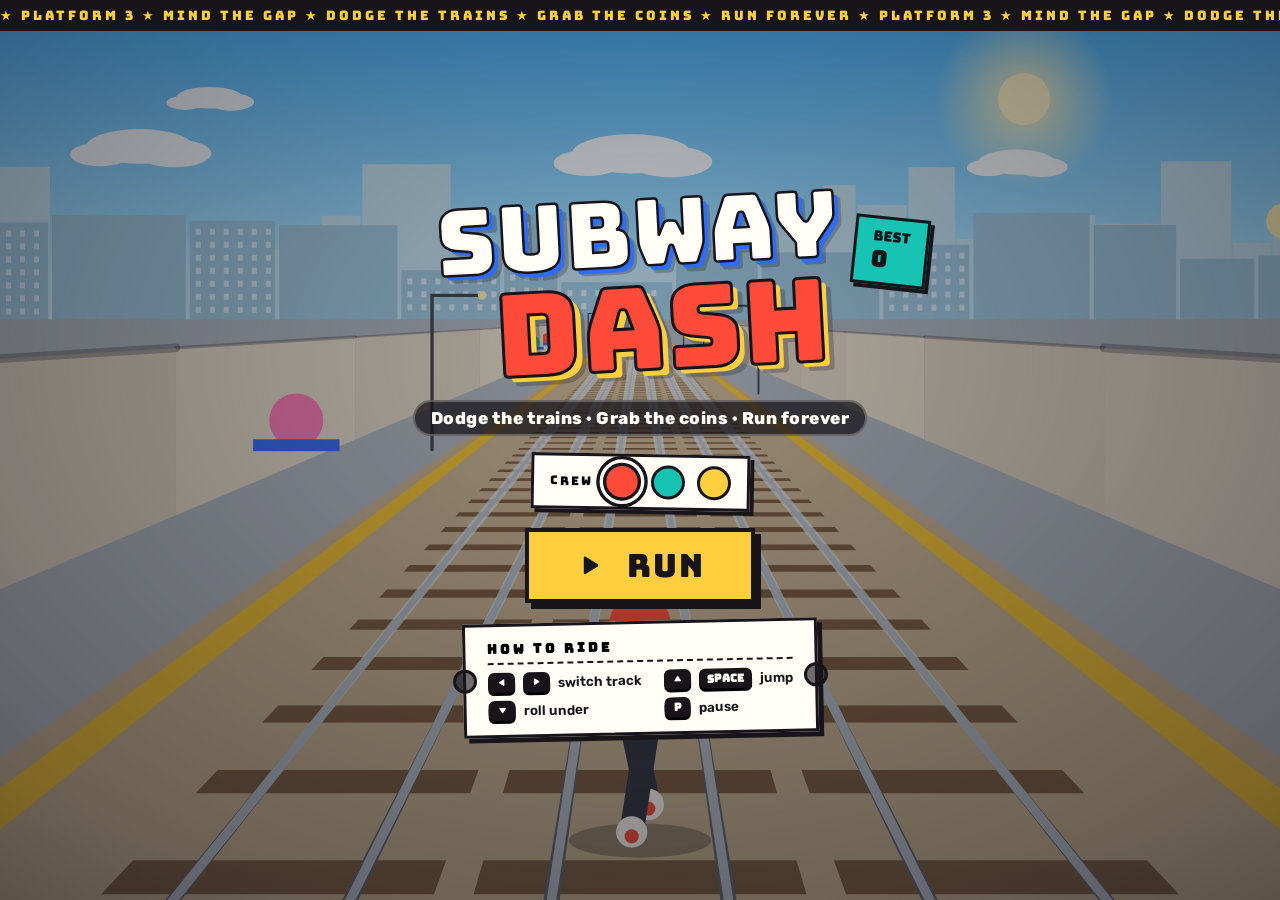
<file: static/games/game-3/index.html>
<!DOCTYPE html>
<html lang="en">
<head>
<meta charset="UTF-8">
<meta name="viewport" content="width=device-width, initial-scale=1, maximum-scale=1, user-scalable=no">
<title>SUBWAY DASH — Endless Runner</title>
<link rel="preconnect" href="https://fonts.googleapis.com">
<link rel="preconnect" href="https://fonts.gstatic.com" crossorigin>
<link href="https://fonts.googleapis.com/css2?family=Bungee&family=Rubik:wght@400;600;800&display=swap" rel="stylesheet">
<style>
:root{
  --ink:#17151a; --paper:#fffdf6; --yellow:#ffcf3f; --red:#ff4b3a;
  --teal:#17c3b2; --blue:#2f6df6; --green:#22a05a;
}
*{margin:0;padding:0;box-sizing:border-box;-webkit-tap-highlight-color:transparent}
html,body{height:100%;overflow:hidden;background:#7fd0ff;font-family:'Rubik',sans-serif;user-select:none;-webkit-user-select:none;touch-action:none}
canvas#game{position:fixed;inset:0;display:block}
body::after{content:"";position:fixed;inset:0;pointer-events:none;z-index:5;
  background:radial-gradient(120% 90% at 50% 45%, transparent 62%, rgba(20,14,30,.28) 100%)}
.hidden{display:none !important}
.bungee{font-family:'Bungee',cursive}

/* ---------- HUD ---------- */
#hud{position:fixed;inset:0;z-index:10;pointer-events:none}
.hud-left{position:absolute;top:14px;left:14px;display:flex;flex-direction:column;gap:8px;align-items:flex-start}
.score-sticker{background:var(--yellow);border:3px solid var(--ink);box-shadow:4px 4px 0 var(--ink);
  padding:6px 14px 8px;transform:rotate(-2deg);min-width:150px}
.score-sticker .lbl{display:block;font-family:'Bungee';font-size:11px;letter-spacing:2px;color:var(--ink);opacity:.75}
.score-sticker b{font-family:'Bungee';font-size:clamp(24px,4.5vw,36px);color:var(--ink);line-height:1;display:block}
.pill{display:flex;align-items:center;gap:8px;background:var(--paper);border:3px solid var(--ink);
  box-shadow:3px 3px 0 var(--ink);padding:4px 12px;font-family:'Bungee';font-size:16px;color:var(--ink)}
.pill.small{font-size:12px;transform:rotate(1deg)}
.coin-ico{width:18px;height:18px;border-radius:50%;border:2px solid #a06a00;flex:none;
  background:radial-gradient(circle at 35% 30%,#ffe98a,#ffc91f 60%,#e09a00);
  box-shadow:inset 0 0 0 3px rgba(255,255,255,.35);animation:coinspin 1.4s linear infinite}
@keyframes coinspin{0%,100%{transform:scaleX(1)}50%{transform:scaleX(.25)}}
.hud-right{position:absolute;top:14px;right:14px;display:flex;gap:10px;pointer-events:auto}
.icobtn{width:46px;height:46px;border-radius:12px;border:3px solid var(--ink);background:var(--paper);
  box-shadow:3px 3px 0 var(--ink);font-family:'Bungee';font-size:18px;color:var(--ink);cursor:pointer;
  display:flex;align-items:center;justify-content:center;transition:transform .1s,box-shadow .1s}
.icobtn:hover{transform:translate(-1px,-1px);box-shadow:4px 4px 0 var(--ink)}
.icobtn:active{transform:translate(2px,2px);box-shadow:1px 1px 0 var(--ink)}
#chips{position:absolute;top:118px;left:14px;display:flex;flex-direction:column;gap:6px}
.chip{background:var(--ink);color:#fff;border:2px solid #fff;box-shadow:3px 3px 0 rgba(0,0,0,.35);
  padding:5px 12px;font-family:'Bungee';font-size:12px;letter-spacing:1px;position:relative;overflow:hidden;min-width:120px}
.chip .bar{position:absolute;left:0;bottom:0;height:4px;width:100%}
.chip.magnet .bar{background:var(--red)} .chip.star .bar{background:var(--yellow)} .chip.shield .bar{background:var(--teal)}
#toast{position:fixed;top:86px;left:50%;transform:translateX(-50%) translateY(-8px);z-index:20;
  background:var(--ink);color:var(--yellow);border:3px solid var(--yellow);padding:8px 22px;
  font-family:'Bungee';font-size:clamp(14px,2.6vw,20px);letter-spacing:2px;opacity:0;transition:all .25s;pointer-events:none;white-space:nowrap}
#toast.show{opacity:1;transform:translateX(-50%) translateY(0)}
#flash{position:fixed;inset:0;background:#fff;z-index:15;pointer-events:none;opacity:0;transition:opacity .5s}

/* ---------- Overlays ---------- */
.overlay{position:fixed;inset:0;z-index:30;display:flex;align-items:center;justify-content:center;padding:16px;
  background:radial-gradient(90% 90% at 50% 40%, rgba(23,21,26,.25), rgba(23,21,26,.62))}
.tape{position:absolute;top:0;left:0;right:0;background:var(--ink);color:var(--yellow);overflow:hidden;
  font-family:'Bungee';font-size:13px;letter-spacing:3px;padding:7px 0;white-space:nowrap}
.tape span{display:inline-block;animation:tape 18s linear infinite}
@keyframes tape{from{transform:translateX(0)}to{transform:translateX(-50%)}}
.menu-wrap{position:relative;display:flex;flex-direction:column;align-items:center;gap:18px;max-width:560px;width:100%;padding-top:26px}
.logo{text-align:center;line-height:.92;transform:rotate(-3deg);animation:bob 3.2s ease-in-out infinite}
@keyframes bob{0%,100%{transform:rotate(-3deg) translateY(0)}50%{transform:rotate(-2.2deg) translateY(-7px)}}
.logo .l1{display:block;font-family:'Bungee';font-size:clamp(44px,11vw,92px);color:var(--paper);
  -webkit-text-stroke:2.5px var(--ink);text-shadow:5px 5px 0 var(--blue),8px 8px 0 rgba(23,21,26,.25)}
.logo .l2{display:block;font-family:'Bungee';font-size:clamp(56px,14vw,116px);color:var(--red);
  -webkit-text-stroke:3px var(--ink);text-shadow:6px 6px 0 var(--yellow),10px 10px 0 rgba(23,21,26,.25);margin-left:.35em}
.tag{font-weight:800;color:var(--paper);font-size:clamp(13px,2.4vw,17px);letter-spacing:.5px;
  background:rgba(23,21,26,.75);padding:6px 16px;border-radius:999px;border:2px solid rgba(255,255,255,.25)}
.caprow{display:flex;align-items:center;gap:12px;background:var(--paper);border:3px solid var(--ink);
  box-shadow:4px 4px 0 var(--ink);padding:8px 16px;transform:rotate(1deg)}
.caprow .lbl{font-family:'Bungee';font-size:12px;letter-spacing:2px}
.swatch{width:34px;height:34px;border-radius:50%;border:3px solid var(--ink);cursor:pointer;position:relative;
  transition:transform .12s}
.swatch:hover{transform:scale(1.12) rotate(8deg)}
.swatch.sel{outline:3px solid var(--ink);outline-offset:3px;transform:scale(1.12)}
.bigbtn{font-family:'Bungee';font-size:clamp(22px,4.5vw,32px);color:var(--ink);background:var(--yellow);
  border:4px solid var(--ink);box-shadow:6px 6px 0 var(--ink);padding:12px 46px;cursor:pointer;letter-spacing:2px;
  transition:transform .12s,box-shadow .12s;animation:pulse 1.6s ease-in-out infinite}
.bigbtn:hover{transform:translate(-2px,-2px) rotate(-1deg);box-shadow:9px 9px 0 var(--ink);background:#ffdb66}
.bigbtn:active{transform:translate(3px,3px);box-shadow:2px 2px 0 var(--ink)}
@keyframes pulse{0%,100%{filter:brightness(1)}50%{filter:brightness(1.08)}}
.bigbtn.ghost{background:var(--paper);font-size:16px;padding:10px 26px;animation:none}
.ticket{background:var(--paper);border:3px solid var(--ink);box-shadow:5px 5px 0 var(--ink);transform:rotate(-1.2deg);
  padding:14px 22px;display:grid;grid-template-columns:auto auto;gap:8px 22px;position:relative;max-width:430px}
.ticket::before,.ticket::after{content:"";position:absolute;top:50%;width:18px;height:18px;border-radius:50%;
  background:rgba(23,21,26,.62);border:3px solid var(--ink);transform:translateY(-50%)}
.ticket::before{left:-13px}.ticket::after{right:-13px}
.ticket h3{grid-column:1/-1;font-family:'Bungee';font-size:13px;letter-spacing:3px;border-bottom:2px dashed var(--ink);padding-bottom:5px}
.ticket .k{display:flex;align-items:center;gap:8px;font-weight:600;font-size:13.5px;color:var(--ink)}
kbd{font-family:'Bungee';font-size:11px;background:var(--ink);color:var(--paper);padding:3px 8px;border-radius:6px;
  box-shadow:0 3px 0 #000;min-width:26px;text-align:center;display:inline-block}
.best-sticker{position:absolute;top:52px;right:-8px;background:var(--teal);border:3px solid var(--ink);color:var(--ink);
  box-shadow:4px 4px 0 var(--ink);padding:8px 16px;font-family:'Bungee';font-size:14px;transform:rotate(6deg)}
.best-sticker b{display:block;font-size:22px}

/* Game over / pause panels */
.panel{background:var(--paper);border:4px solid var(--ink);box-shadow:8px 8px 0 var(--ink);padding:26px 34px 30px;
  transform:rotate(-1deg);text-align:center;max-width:420px;width:100%;position:relative}
.wrecked{font-family:'Bungee';font-size:clamp(36px,8vw,58px);color:var(--red);-webkit-text-stroke:2px var(--ink);
  text-shadow:4px 4px 0 var(--ink);transform:rotate(-2deg);margin-bottom:6px}
.ribbon{position:absolute;top:-18px;right:-24px;background:var(--yellow);border:3px solid var(--ink);box-shadow:3px 3px 0 var(--ink);
  font-family:'Bungee';font-size:14px;padding:6px 14px;transform:rotate(8deg);animation:ribbon .6s ease-in-out infinite alternate}
@keyframes ribbon{from{transform:rotate(6deg) scale(1)}to{transform:rotate(10deg) scale(1.08)}}
.stat-big{margin:10px 0 14px}
.stat-big span{font-family:'Bungee';font-size:12px;letter-spacing:3px;opacity:.6}
.stat-big b{display:block;font-family:'Bungee';font-size:clamp(40px,9vw,60px);line-height:1;color:var(--ink)}
.stat-row{display:flex;justify-content:center;gap:10px;margin-bottom:20px;flex-wrap:wrap}
.stat-cell{border:3px solid var(--ink);padding:6px 14px;min-width:90px}
.stat-cell .k{font-family:'Bungee';font-size:10px;letter-spacing:2px;opacity:.6;display:block}
.stat-cell .v{font-family:'Bungee';font-size:20px}
.stat-cell.coins{background:#fff3cd}.stat-cell.dist{background:#d9f2ef}.stat-cell.best{background:#ffe1de}
.btnrow{display:flex;gap:14px;justify-content:center;flex-wrap:wrap}
#swipehint{position:fixed;bottom:26px;left:50%;transform:translateX(-50%);z-index:12;pointer-events:none;
  background:rgba(23,21,26,.8);color:#fff;border:2px solid rgba(255,255,255,.3);border-radius:999px;
  font-weight:600;font-size:13px;padding:8px 20px;opacity:0;transition:opacity .4s}
#swipehint.show{opacity:1}
</style>
<script async src="https://pagead2.googlesyndication.com/pagead/js/adsbygoogle.js?client=ca-pub-3816836110238928"
     crossorigin="anonymous"></script>
</head>
<body>
<canvas id="game"></canvas>

<div id="hud" class="hidden">
  <div class="hud-left">
    <div class="score-sticker"><span class="lbl">SCORE</span><b id="score">0</b></div>
    <div class="pill"><span class="coin-ico"></span><span id="coins">0</span></div>
    <div class="pill small" id="dist">0 m</div>
  </div>
  <div class="hud-right">
    <button class="icobtn" id="btnSound" title="Sound">♪</button>
    <button class="icobtn" id="btnPause" title="Pause">❚❚</button>
  </div>
  <div id="chips">
    <div class="chip magnet hidden" id="chipM">🧲 MAGNET<div class="bar" id="barM"></div></div>
    <div class="chip star hidden" id="chipX">★ SCORE ×2<div class="bar" id="barX"></div></div>
    <div class="chip shield hidden" id="chipS">🛡 SHIELD<div class="bar" style="width:100%"></div></div>
  </div>
</div>

<div id="toast"></div>
<div id="flash"></div>
<div id="swipehint">SWIPE ◀ ▶ to dodge · ▲ jump · ▼ roll</div>

<div id="menu" class="overlay">
  <div class="tape"><span id="tapeText"></span></div>
  <div class="menu-wrap">
    <div class="best-sticker">BEST<b id="menuBest">0</b></div>
    <div class="logo"><span class="l1">SUBWAY</span><span class="l2">DASH</span></div>
    <div class="tag">Dodge the trains · Grab the coins · Run forever</div>
    <div class="caprow"><span class="lbl bungee">CREW</span>
      <div class="swatch" data-i="0" style="background:#ff4b3a"></div>
      <div class="swatch" data-i="1" style="background:#17c3b2"></div>
      <div class="swatch" data-i="2" style="background:#ffcf3f"></div>
    </div>
    <button class="bigbtn" id="btnPlay">▶ &nbsp;RUN</button>
    <div class="ticket">
      <h3>HOW TO RIDE</h3>
      <div class="k"><kbd>◀</kbd><kbd>▶</kbd> switch track</div>
      <div class="k"><kbd>▲</kbd><kbd>SPACE</kbd> jump</div>
      <div class="k"><kbd>▼</kbd> roll under</div>
      <div class="k"><kbd>P</kbd> pause</div>
      <div class="k" id="touchNote" style="grid-column:1/-1;display:none">📱 Swipe to move · tap to jump</div>
    </div>
  </div>
</div>

<div id="pause" class="overlay hidden">
  <div class="panel">
    <div class="wrecked" style="color:var(--blue)">PAUSED</div>
    <div class="btnrow" style="margin-top:14px">
      <button class="bigbtn" id="btnResume">RESUME</button>
      <button class="bigbtn ghost" id="btnQuit">MENU</button>
    </div>
  </div>
</div>

<div id="over" class="overlay hidden">
  <div class="panel">
    <div class="ribbon hidden" id="newBest">NEW BEST!</div>
    <div class="wrecked">WRECKED!</div>
    <div class="stat-big"><span>FINAL SCORE</span><b id="fScore">0</b></div>
    <div class="stat-row">
      <div class="stat-cell coins"><span class="k">COINS</span><span class="v" id="fCoins">0</span></div>
      <div class="stat-cell dist"><span class="k">DISTANCE</span><span class="v" id="fDist">0 m</span></div>
      <div class="stat-cell best"><span class="k">BEST</span><span class="v" id="fBest">0</span></div>
    </div>
    <div class="btnrow">
      <button class="bigbtn" id="btnRetry">↻ RUN AGAIN</button>
      <button class="bigbtn ghost" id="btnMenu2">MENU</button>
    </div>
  </div>
</div>

<script>
"use strict";
/* ============================== SETUP ============================== */
const cv=document.getElementById('game'), ctx=cv.getContext('2d');
let W=0,H=0,DPR=1,horizonY=0,FOCAL=1;
function resize(){
  DPR=Math.min(2,window.devicePixelRatio||1);
  W=window.innerWidth; H=window.innerHeight;
  cv.width=W*DPR; cv.height=H*DPR; cv.style.width=W+'px'; cv.style.height=H+'px';
  ctx.setTransform(DPR,0,0,DPR,0,0);
  horizonY=H*0.355;
  FOCAL=Math.min(H*0.95,W*0.80);
  genSkyline();
}
window.addEventListener('resize',resize);

if(!CanvasRenderingContext2D.prototype.roundRect){
  CanvasRenderingContext2D.prototype.roundRect=function(x,y,w,h,r){
    r=Math.min(r,w/2,h/2);
    this.moveTo(x+r,y);this.arcTo(x+w,y,x+w,y+h,r);this.arcTo(x+w,y+h,x,y+h,r);
    this.arcTo(x,y+h,x,y,r);this.arcTo(x,y,x+w,y,r);this.closePath();return this;};
}

/* ---------------- constants ---------------- */
const CAM_BASE=3.6, PLAYER_Z=6, LANE_X=[-2.35,0,2.35];
const SPAWN_Z=118, DRAW_FAR=125, GRAV=32, JUMP_V=11.5;
const TRAIN_COLORS=[
  {base:'#e8443a',roof:'#b02a24',side:'#c73329',front:'#f2665c',stripe:'#ffcf3f'},
  {base:'#1fb6c9',roof:'#0f8695',side:'#1798a8',front:'#4ecddb',stripe:'#fffdf6'},
  {base:'#ffab2e',roof:'#cf7d12',side:'#e8961f',front:'#ffc057',stripe:'#17151a'},
  {base:'#4a8fe7',roof:'#2f66b3',side:'#3c7bd0',front:'#6ea8f0',stripe:'#ffcf3f'},
  {base:'#4fbf67',roof:'#2f9247',side:'#3faa55',front:'#74d188',stripe:'#fffdf6'}];
const CREW=[
  {cap:'#ff4b3a',hood:'#2f6df6',pack:'#ffcf3f'},
  {cap:'#17c3b2',hood:'#ff7a1a',pack:'#fffdf6'},
  {cap:'#ffcf3f',hood:'#22a05a',pack:'#ff4b3a'}];

/* ---------------- state ---------------- */
let state='menu', t=0, dist=0, runDist=0, speed=14;
let score=0, coinsRun=0, best=+(localStorage.getItem('sd_best')||0);
let crew=+(localStorage.getItem('sd_crew')||0);
let obstacles=[],coins=[],powers=[],particles=[];
let nextSpawnAt=0,nextPowerAt=0,crashT=0,shake=0,flashV=0;
let camX=0,camBob=0;
let milestones=500,bestToasted=false;
const player={lane:1,x:0,targetX:0,y:0,vy:0,rollT:0,runPhase:0,invuln:0,shield:false,magnet:0,star:0};

/* ---------------- seeded rnd for decor ---------------- */
function hash(n){n=(n<<13)^n;return((n*(n*n*15731+789221)+1376312589)&0x7fffffff)/0x7fffffff;}

/* ============================== AUDIO ============================== */
let AC=null,muted=localStorage.getItem('sd_mute')==='1';
let musicOn=false,musicTimer=null,mStep=0,mNext=0;
function ac(){if(!AC)AC=new (window.AudioContext||window.webkitAudioContext)();if(AC.state==='suspended')AC.resume();return AC;}
function tone(f,dur,type,vol,t0,f2){
  if(muted)return; const a=ac(); t0=t0||a.currentTime;
  const o=a.createOscillator(),g=a.createGain();
  o.type=type; o.frequency.setValueAtTime(f,t0);
  if(f2)o.frequency.exponentialRampToValueAtTime(Math.max(30,f2),t0+dur);
  g.gain.setValueAtTime(0,t0); g.gain.linearRampToValueAtTime(vol,t0+0.008);
  g.gain.exponentialRampToValueAtTime(0.0001,t0+dur);
  o.connect(g).connect(a.destination); o.start(t0); o.stop(t0+dur+0.05);
}
let noiseBuf=null;
function noise(dur,vol,t0,filter){
  if(muted)return; const a=ac(); t0=t0||a.currentTime;
  if(!noiseBuf){noiseBuf=a.createBuffer(1,a.sampleRate*0.5,a.sampleRate);
    const d=noiseBuf.getChannelData(0); for(let i=0;i<d.length;i++)d[i]=Math.random()*2-1;}
  const s=a.createBufferSource(); s.buffer=noiseBuf;
  const g=a.createGain(); g.gain.setValueAtTime(vol,t0); g.gain.exponentialRampToValueAtTime(0.0001,t0+dur);
  let node=s;
  if(filter){const f=a.createBiquadFilter();f.type=filter.type;f.frequency.value=filter.f;s.connect(f);node=f;}
  node.connect(g).connect(a.destination); s.start(t0); s.stop(t0+dur+0.05);
}
const sfx={
  coin(){tone(1318,.07,'square',.10);tone(1760,.12,'square',.10,ac().currentTime+.055);},
  jump(){tone(280,.2,'sine',.16,0,660);},
  land(){noise(.08,.08,0,{type:'lowpass',f:500});},
  roll(){noise(.16,.07,0,{type:'lowpass',f:900});},
  crash(){noise(.4,.4,0,{type:'lowpass',f:1600});tone(160,.4,'sawtooth',.25,0,45);},
  power(){[660,880,1108,1320].forEach((f,i)=>tone(f,.12,'square',.11,ac().currentTime+i*.06));},
  shieldBreak(){tone(900,.25,'triangle',.2,0,220);noise(.2,.15);},
  horn(t){tone(233,.55,'sawtooth',.12,t);tone(293,.55,'sawtooth',.12,t);},
  click(){tone(700,.05,'square',.08);},
  chime(){tone(1046,.1,'square',.1);tone(1568,.18,'square',.1,ac().currentTime+.09);}
};
const BASS=[0,-1,7,-1,10,-1,7,5, 0,-1,7,-1,10,12,7,5];
function startMusic(){
  if(muted||musicOn||!AC)return; musicOn=true; mStep=0; mNext=AC.currentTime+0.1;
  musicTimer=setInterval(()=>{
    while(mNext<AC.currentTime+0.16){
      const s=mStep%16,tt=mNext;
      if(s%8===0)tone(150,.13,'sine',.22,tt,48);
      if(s%8===4)noise(.07,.10,tt,{type:'highpass',f:1500});
      noise(.03,.035,tt,{type:'highpass',f:6000});
      const b=BASS[s]; if(b>=0)tone(55*Math.pow(2,b/12),.14,'square',.055,tt);
      mNext+=60/132/2; mStep++;
    }
  },30);
}
function stopMusic(){musicOn=false;if(musicTimer)clearInterval(musicTimer);musicTimer=null;}

/* ============================== PROJECTION ============================== */
function project(x,y,z){
  const s=FOCAL/Math.max(0.35,z);
  return {x:W/2+(x-camX)*s, y:horizonY+((CAM_BASE+camBob)-y)*s, s};
}
function shade(hex,f){
  const n=parseInt(hex.slice(1),16);
  let r=(n>>16)+f,g=((n>>8)&255)+f,b=(n&255)+f;
  r=Math.max(0,Math.min(255,r));g=Math.max(0,Math.min(255,g));b=Math.max(0,Math.min(255,b));
  return `rgb(${r},${g},${b})`;
}

/* ============================== SKYLINE & DECOR ============================== */
let skyFar=[],skyNear=[],clouds=[];
function genSkyline(){
  skyFar=[];skyNear=[];
  let x=0; while(x<W*2.2){const w=30+Math.random()*70,h=H*(0.05+Math.random()*0.13);skyFar.push({x,w,h});x+=w+2;}
  x=0; while(x<W*2.2){const w=45+Math.random()*90,h=H*(0.04+Math.random()*0.09);
    skyNear.push({x,w,h,win:Math.random()<0.7});x+=w+4;}
  clouds=[]; for(let i=0;i<4;i++)clouds.push({x:Math.random()*W,y:H*(0.05+Math.random()*0.16),s:0.6+Math.random()*0.9,v:4+Math.random()*6});
}
const GRAFF=['#ff4b3a','#17c3b2','#ffcf3f','#2f6df6','#22a05a','#ff7ab8'];
function drawWallSeg(side,zn,id){
  const sx=side*8.6, z0=Math.max(1.7,zn), z1=zn+10;
  if(z1>DRAW_FAR||zn>DRAW_FAR)return;
  const nb=project(sx,0,z0),nt=project(sx,3.1,z0),ft=project(sx,3.1,z1),fb=project(sx,0,z1);
  const cols=['#e4dcc9','#dbd2c0','#e0d6c6'];
  ctx.fillStyle=cols[id%3];
  ctx.beginPath();ctx.moveTo(nb.x,nb.y);ctx.lineTo(nt.x,nt.y);ctx.lineTo(ft.x,ft.y);ctx.lineTo(fb.x,fb.y);ctx.closePath();ctx.fill();
  ctx.strokeStyle='rgba(23,21,26,.28)';ctx.lineWidth=Math.max(1,nt.s*0.06);
  ctx.beginPath();ctx.moveTo(nt.x,nt.y);ctx.lineTo(ft.x,ft.y);ctx.stroke();
  const r1=hash(id*7+side*997),r2=hash(id*13+side*55);
  if(r1>0.35){ // graffiti blob
    const u=0.25+r2*0.5,v=0.35+r1*0.3;
    const gx=nb.x+(ft.x-nb.x)*u, gy=nb.y+(nt.y-nb.y)*v+(ft.y-nb.y)*u*0; // approx
    const gy2=nt.y+(fb.y-nt.y)*u; const gyy=gy+(gy2-gy)*v;
    ctx.fillStyle=GRAFF[Math.floor(r2*GRAFF.length)];
    ctx.beginPath();ctx.arc(gx,gyy,Math.max(2,nt.s*0.5),0,7);ctx.fill();
    ctx.fillStyle=GRAFF[Math.floor(r1*GRAFF.length)];
    ctx.fillRect(gx-nt.s*0.8,gyy+nt.s*0.35,nt.s*1.6,Math.max(1.5,nt.s*0.22));
  }
}
function drawLamp(side,z){
  if(z<1.8||z>DRAW_FAR)return;
  const bx=side*5.8,b=project(bx,0,z),tp=project(bx,4.3,z),arm=project(bx-side*1.4,4.3,z);
  ctx.strokeStyle='#3c4148';ctx.lineWidth=Math.max(1.2,b.s*0.09);ctx.lineCap='round';
  ctx.beginPath();ctx.moveTo(b.x,b.y);ctx.lineTo(tp.x,tp.y);ctx.lineTo(arm.x,arm.y);ctx.stroke();
  ctx.fillStyle='#fff2b0';ctx.beginPath();ctx.arc(arm.x,arm.y,Math.max(1.5,b.s*0.12),0,7);ctx.fill();
}

/* ============================== SPAWNING ============================== */
function rndLane(){return Math.floor(Math.random()*3);}
function makeTrain(lane,z,oncoming){
  const c=TRAIN_COLORS[Math.floor(Math.random()*TRAIN_COLORS.length)];
  return {kind:'train',lane,z,len:oncoming?9:12+Math.random()*8,oncoming:!!oncoming,
    extraV:oncoming?15+Math.min(14,runDist/160):0,...c};
}
function coinLine(lane,z,n,dz,y){for(let i=0;i<n;i++)coins.push({x:LANE_X[lane],y:y||0.95,z:z+i*dz,ph:Math.random()*6,mag:false});}
function coinArch(lane,z){for(let i=0;i<7;i++){const f=i/6;coins.push({x:LANE_X[lane],y:0.9+Math.sin(Math.PI*f)*1.5,z:z-4+f*8,ph:Math.random()*6,mag:false});}}
function coinZig(z){const seq=[0,1,2,1];for(let i=0;i<10;i++)coins.push({x:LANE_X[seq[i%4]],y:0.95,z:z+i*2.2,ph:Math.random()*6,mag:false});}

function spawnWave(){
  const z=SPAWN_Z, tier=Math.min(1,runDist/1600);
  const opts=[['coins',0.9],['zig',0.5],['hurdle',1],['duck',0.9],['train',0.9+tier*1.3],
              ['train2',tier*1.5],['mix',0.7+tier],['trio',0.45+tier*0.8],
              ['oncoming',tier>0.35?0.5+tier*0.5:0]];
  let tot=0;for(const o of opts)tot+=o[1];
  let r=Math.random()*tot,type='coins';
  for(const o of opts){r-=o[1];if(r<=0){type=o[0];break;}}
  let len=16;
  const lanes=[0,1,2].sort(()=>Math.random()-0.5);
  switch(type){
    case 'coins': coinLine(lanes[0],z,9,2.2); len=20; break;
    case 'zig': coinZig(z); len=24; break;
    case 'hurdle': obstacles.push({kind:'hurdle',lane:lanes[0],z});
      if(Math.random()<0.75)coinArch(lanes[0],z); len=12; break;
    case 'duck': obstacles.push({kind:'duck',lane:lanes[0],z});
      coinLine(lanes[0],z-2,5,2,0.7); len=12; break;
    case 'train': {obstacles.push(makeTrain(lanes[0],z));
      if(Math.random()<0.8)coinLine(lanes[1],z+2,7,2.2);
      len=obstacles[obstacles.length-1].len+8; break;}
    case 'train2': {const t1=makeTrain(lanes[0],z),t2=makeTrain(lanes[1],z+4+Math.random()*6);
      obstacles.push(t1,t2); coinLine(lanes[2],z+2,8,2.2); len=Math.max(t1.len,t2.len+8)+6; break;}
    case 'mix': {const tr=makeTrain(lanes[0],z); obstacles.push(tr);
      if(Math.random()<0.5)obstacles.push({kind:'hurdle',lane:lanes[1],z:z+tr.len*0.4});
      else obstacles.push({kind:'duck',lane:lanes[1],z:z+tr.len*0.4});
      coinLine(lanes[2],z+2,7,2.2); len=tr.len+10; break;}
    case 'trio': {const kinds=['hurdle','duck',null].sort(()=>Math.random()-0.5);
      kinds.forEach((k,i)=>{if(k){obstacles.push({kind:k,lane:i,z});if(k==='hurdle'&&Math.random()<0.6)coinArch(i,z);}
        else coinLine(i,z-1,6,2);}); len=14; break;}
    case 'oncoming': {const tr=makeTrain(lanes[0],z,true); obstacles.push(tr);
      sfx.horn(); setTimeout(()=>{if(state==='run')sfx.horn();},700);
      coinLine(lanes[1],z,8,2.2); len=34; break;}
  }
  nextSpawnAt=runDist+24+len*0.55+Math.random()*8-tier*5;
}
function spawnPower(){
  const types=['magnet','shield','star'];
  powers.push({type:types[Math.floor(Math.random()*3)],lane:rndLane(),z:SPAWN_Z+55});
  nextPowerAt=runDist+480+Math.random()*420;
}

/* ============================== PARTICLES ============================== */
function puff(x,y,z,n,col,spd){
  for(let i=0;i<n;i++){
    const a=Math.random()*Math.PI*2,v=(0.5+Math.random())*(spd||2);
    particles.push({x,y:y+0.1,z,vx:Math.cos(a)*v*0.6,vy:Math.random()*v,vz:-Math.random()*1.5,
      life:0.4+Math.random()*0.35,max:0.75,size:0.09+Math.random()*0.12,col});
  }
}

/* ============================== INPUT ============================== */
function move(dir){
  if(state!=='run')return;
  const nl=Math.max(0,Math.min(2,player.lane+dir));
  if(nl!==player.lane){player.lane=nl;player.targetX=LANE_X[nl];tone(500,.05,'triangle',.05);}
}
function jump(){
  if(state!=='run')return;
  if(player.y<=0.01&&player.rollT<=0){player.vy=JUMP_V;player.y=0.02;sfx.jump();puff(player.x,0,PLAYER_Z,5,'#cbb999',1.6);}
}
function roll(){
  if(state!=='run')return;
  if(player.y>0.05){player.vy=-18;} // slam down
  player.rollT=0.62; player.runPhase=0; sfx.roll(); puff(player.x,0,PLAYER_Z,4,'#cbb999',1.2);
}
document.addEventListener('keydown',e=>{
  initAudioOnce();
  const k=e.code;
  if(['ArrowUp','ArrowDown','ArrowLeft','ArrowRight','Space'].includes(k))e.preventDefault();
  if(state==='menu'&&(k==='Space'||k==='Enter')){startRun();return;}
  if(state==='over'&&(k==='Space'||k==='Enter'||k==='KeyR')){startRun();return;}
  if(k==='KeyP'||k==='Escape'){if(state==='run')pauseGame();else if(state==='pause')resumeGame();return;}
  if(state!=='run')return;
  if(k==='ArrowLeft'||k==='KeyA')move(-1);
  else if(k==='ArrowRight'||k==='KeyD')move(1);
  else if(k==='ArrowUp'||k==='KeyW'||k==='Space')jump();
  else if(k==='ArrowDown'||k==='KeyS')roll();
});
let touch0=null;
cv.addEventListener('touchstart',e=>{initAudioOnce();const t0=e.touches[0];touch0={x:t0.clientX,y:t0.clientY};},{passive:true});
cv.addEventListener('touchend',e=>{
  if(!touch0)return;const t1=e.changedTouches[0];
  const dx=t1.clientX-touch0.x,dy=t1.clientY-touch0.y,ax=Math.abs(dx),ay=Math.abs(dy);
  if(Math.max(ax,ay)<20){jump();}
  else if(ax>ay){move(dx>0?1:-1);}
  else{dy<0?jump():roll();}
  touch0=null;
},{passive:true});
let audioInited=false;
function initAudioOnce(){if(!audioInited){audioInited=true;try{ac();}catch(e){}}
  document.removeEventListener('pointerdown',initAudioOnce);}
document.addEventListener('pointerdown',initAudioOnce);

/* ============================== GAME FLOW ============================== */
const $=id=>document.getElementById(id);
function toast(msg,ms){const el=$('toast');el.textContent=msg;el.classList.add('show');
  clearTimeout(el._t);el._t=setTimeout(()=>el.classList.remove('show'),ms||1400);}
function flash(a){const f=$('flash');f.style.transition='none';f.style.opacity=a;
  requestAnimationFrame(()=>{f.style.transition='opacity .5s';f.style.opacity=0;});}

function startRun(){
  obstacles=[];coins=[];powers=[];particles=[];
  runDist=0;dist=0;score=0;coinsRun=0;speed=17;crashT=0;shake=0;
  player.lane=1;player.x=0;player.targetX=0;player.y=0;player.vy=0;player.rollT=0;
  player.invuln=0;player.shield=false;player.magnet=0;player.star=0;
  nextSpawnAt=35;nextPowerAt=380+Math.random()*250;milestones=500;bestToasted=false;
  state='run';
  $('menu').classList.add('hidden');$('over').classList.add('hidden');$('pause').classList.add('hidden');
  $('hud').classList.remove('hidden');
  sfx.click(); toast('GO! ⚡',900);
  if('ontouchstart' in window){$('swipehint').classList.add('show');setTimeout(()=>$('swipehint').classList.remove('show'),3500);}
  startMusic();
}
function pauseGame(){if(state!=='run')return;state='pause';$('pause').classList.remove('hidden');stopMusic();sfx.click();}
function resumeGame(){state='run';$('pause').classList.add('hidden');sfx.click();startMusic();}
function toMenu(){
  state='menu';obstacles=[];coins=[];powers=[];particles=[];
  player.lane=1;player.x=0;player.targetX=0;player.y=0;player.vy=0;player.rollT=0;player.invuln=0;
  $('pause').classList.add('hidden');$('over').classList.add('hidden');$('hud').classList.add('hidden');
  $('menu').classList.remove('hidden');$('menuBest').textContent=best.toLocaleString();
  stopMusic();
}
function crashHit(){
  if(player.invuln>0)return;
  if(player.shield){player.shield=false;player.invuln=1.4;sfx.shieldBreak();flash(0.5);shake=0.6;
    toast('SHIELD SAVED YOU! 🛡');puff(player.x,1,PLAYER_Z,14,'#7ef0e2',4);return;}
  state='crash';crashT=0;shake=1;flash(0.85);sfx.crash();stopMusic();
  puff(player.x,0.8,PLAYER_Z,22,'#ffcf3f',5);puff(player.x,0.8,PLAYER_Z,14,'#ff4b3a',4);
}
function gameOver(){
  state='over';
  const nb=Math.floor(score)>best;
  if(nb){best=Math.floor(score);localStorage.setItem('sd_best',best);}
  $('fScore').textContent=Math.floor(score).toLocaleString();
  $('fCoins').textContent=coinsRun;
  $('fDist').textContent=Math.floor(runDist)+' m';
  $('fBest').textContent=best.toLocaleString();
  $('newBest').classList.toggle('hidden',!nb);
  $('over').classList.remove('hidden');$('hud').classList.add('hidden');
  if(nb)sfx.power();
}

/* ============================== UPDATE ============================== */
let hopTimer=2;
function update(dt){
  t+=dt;
  clouds.forEach(c=>{c.x-=c.v*dt;if(c.x<-200)c.x=W+200;});

  if(state==='menu'){
    dist+=14*dt; player.runPhase+=14*dt*2.4; camBob=Math.sin(player.runPhase)*0.03;
    hopTimer-=dt;
    if(player.y>0||player.vy!==0){player.vy-=GRAV*dt;player.y+=player.vy*dt;
      if(player.y<=0){player.y=0;player.vy=0;puff(0,0,PLAYER_Z,4,'#cbb999',1);}}
    else if(hopTimer<=0){player.vy=10;hopTimer=2.6+Math.random()*1.5;}
    player.x+=(player.targetX-player.x)*Math.min(1,dt*13); camX+=(player.x*0.6-camX)*Math.min(1,dt*6);
    updateParticles(dt);return;
  }
  if(state==='pause')return;
  if(state==='over'){updateParticles(dt);shake=Math.max(0,shake-dt*2);return;}

  let sdt=dt;
  if(state==='crash'){sdt=dt*0.38;crashT+=dt;speed=Math.max(0,speed-70*dt);
    if(crashT>1.05){gameOver();return;}}
  else speed=Math.min(40,17+runDist*0.011);

  dist+=speed*sdt; runDist+=speed*sdt;
  score+=speed*sdt*(player.star>0?2:1);

  if(state==='run'){
    while(runDist>=nextSpawnAt)spawnWave();
    if(runDist>=nextPowerAt)spawnPower();
    if(runDist>=milestones){toast(milestones+' m  🏃',1100);sfx.chime();milestones+=500;}
    if(!bestToasted&&best>0&&Math.floor(score)>best){bestToasted=true;toast('★ NEW BEST! ★',1500);sfx.power();}
  }

  /* player physics */
  player.runPhase+=speed*sdt*2.4;
  player.x+=(player.targetX-player.x)*Math.min(1,sdt*13);
  camX+=(player.x*0.6-camX)*Math.min(1,dt*6);
  camBob=(player.y<=0&&player.rollT<=0)?Math.sin(player.runPhase)*0.035:0;
  if(player.y>0||player.vy>0){
    player.vy-=GRAV*sdt;player.y+=player.vy*sdt;
    if(player.y<=0){player.y=0;player.vy=0;sfx.land();puff(player.x,0,PLAYER_Z,5,'#cbb999',1.6);}
  }
  if(player.rollT>0){player.rollT-=sdt;
    if(Math.random()<0.4)puff(player.x,0.1,PLAYER_Z+0.3,1,'#cbb999',1);}
  if(player.invuln>0)player.invuln-=sdt;
  if(player.magnet>0)player.magnet-=sdt;
  if(player.star>0)player.star-=sdt;

  /* move entities */
  for(let i=obstacles.length-1;i>=0;i--){const o=obstacles[i];
    o.z-=speed*sdt+(o.extraV||0)*sdt;
    if(o.z+(o.len||0.5)<0.6)obstacles.splice(i,1);}
  for(let i=coins.length-1;i>=0;i--){const c=coins[i];
    c.z-=speed*sdt;
    if(player.magnet>0&&c.z<28)c.mag=true;
    if(c.mag){const k=Math.min(1,sdt*10);
      c.x+=(player.x-c.x)*k;c.y+=((player.y+0.85)-c.y)*k;c.z+=(PLAYER_Z-c.z)*k;}
    if(c.z<0.8){coins.splice(i,1);continue;}
    if(state==='run'&&Math.abs(c.z-PLAYER_Z)<0.85&&Math.abs(c.x-player.x)<0.95&&
       Math.abs(c.y-(player.y+0.85))<1.1){
      coins.splice(i,1);coinsRun++;score+=5;sfx.coin();
      puff(c.x,c.y,c.z,4,'#ffd23f',2.2);}
  }
  for(let i=powers.length-1;i>=0;i--){const p=powers[i];p.z-=speed*sdt;
    if(p.z<0.8){powers.splice(i,1);continue;}
    if(state==='run'&&Math.abs(p.z-PLAYER_Z)<1&&Math.abs(LANE_X[p.lane]-player.x)<1){
      powers.splice(i,1);sfx.power();flash(0.25);
      if(p.type==='magnet'){player.magnet=9;toast('🧲 COIN MAGNET!');}
      if(p.type==='shield'){player.shield=true;toast('🛡 SHIELD READY!');}
      if(p.type==='star'){player.star=10;toast('★ SCORE ×2!');}
      puff(LANE_X[p.lane],1,PLAYER_Z,16,'#7ef0e2',3.5);}
  }

  /* collisions */
  if(state==='run'){
    const pTop=player.y+(player.rollT>0?0.85:1.7);
    for(const o of obstacles){
      const lx=LANE_X[o.lane];
      if(Math.abs(player.x-lx)>1.05)continue;
      const zF=o.z,zB=o.z+(o.len||0.5);
      if(zB<PLAYER_Z-0.35||zF>PLAYER_Z+0.45)continue;
      if(o.kind==='train'){crashHit();break;}
      if(o.kind==='hurdle'&&player.y<0.98){crashHit();break;}
      if(o.kind==='duck'&&pTop>1.18){crashHit();break;}
    }
  }

  updateParticles(sdt);
  shake=Math.max(0,shake-dt*2.2);
  updateHUD();
}
function updateParticles(dt){
  for(let i=particles.length-1;i>=0;i--){const p=particles[i];
    p.life-=dt;if(p.life<=0){particles.splice(i,1);continue;}
    p.x+=p.vx*dt;p.y+=p.vy*dt;p.z+=p.vz*dt;p.vy-=9*dt;}
}

/* ============================== HUD ============================== */
const elScore=$('score'),elCoins=$('coins'),elDist=$('dist');
function updateHUD(){
  elScore.textContent=Math.floor(score).toLocaleString();
  elCoins.textContent=coinsRun;
  elDist.textContent=Math.floor(runDist)+' m';
  $('chipM').classList.toggle('hidden',player.magnet<=0);
  $('chipX').classList.toggle('hidden',player.star<=0);
  $('chipS').classList.toggle('hidden',!player.shield);
  if(player.magnet>0)$('barM').style.width=(player.magnet/9*100)+'%';
  if(player.star>0)$('barX').style.width=(player.star/10*100)+'%';
}

/* ============================== DRAWING ============================== */
function drawSky(){
  const g=ctx.createLinearGradient(0,0,0,horizonY);
  g.addColorStop(0,'#3fb0ff');g.addColorStop(0.7,'#9adcff');g.addColorStop(1,'#d8f2ff');
  ctx.fillStyle=g;ctx.fillRect(0,0,W,horizonY+1);
  // sun
  const sx=W*0.8,sy=H*0.11;
  const sg=ctx.createRadialGradient(sx,sy,4,sx,sy,90);
  sg.addColorStop(0,'rgba(255,244,190,.95)');sg.addColorStop(1,'rgba(255,244,190,0)');
  ctx.fillStyle=sg;ctx.fillRect(sx-100,sy-100,200,200);
  ctx.fillStyle='#fff6c9';ctx.beginPath();ctx.arc(sx,sy,26,0,7);ctx.fill();
  // clouds
  ctx.fillStyle='rgba(255,255,255,.92)';
  clouds.forEach(c=>{
    ctx.beginPath();
    ctx.ellipse(c.x,c.y,46*c.s,15*c.s,0,0,7);
    ctx.ellipse(c.x+30*c.s,c.y+6*c.s,32*c.s,12*c.s,0,0,7);
    ctx.ellipse(c.x-34*c.s,c.y+7*c.s,26*c.s,10*c.s,0,0,7);
    ctx.fill();
  });
}
function drawSkylineLayer(arr,par,col,winCol){
  let total=arr.length?arr[arr.length-1].x+arr[arr.length-1].w+10:W;
  const off=(dist*par)%total;
  ctx.fillStyle=col;
  for(const b of arr){
    let bx=b.x-off; if(bx>W)bx-=total; if(bx+b.w<-100)bx+=total;
    if(bx>W+50||bx+b.w<-50)continue;
    ctx.fillRect(bx,horizonY-b.h,b.w,b.h+2);
    if(winCol&&b.win){ctx.fillStyle=winCol;
      for(let wy=horizonY-b.h+8;wy<horizonY-6;wy+=13)
        for(let wx=bx+6;wx<bx+b.w-8;wx+=14)ctx.fillRect(wx,wy,5,6);
      ctx.fillStyle=col;}
  }
}
function drawGround(){
  ctx.fillStyle='#aeb6bf';ctx.fillRect(0,horizonY,W,H-horizonY);
  // ballast
  const z0=1.7,z1=DRAW_FAR;
  const a=project(-5.3,0,z0),b=project(5.3,0,z0),c=project(5.3,0,z1),d=project(-5.3,0,z1);
  ctx.fillStyle='#c7b291';
  ctx.beginPath();ctx.moveTo(a.x,a.y);ctx.lineTo(b.x,b.y);ctx.lineTo(c.x,c.y);ctx.lineTo(d.x,d.y);ctx.closePath();ctx.fill();
  // yellow safety lines
  ctx.fillStyle='#f2c230';
  for(const s of[-1,1]){
    const p1=project(s*4.55,0,z0),p2=project(s*4.95,0,z0),p3=project(s*4.95,0,z1),p4=project(s*4.55,0,z1);
    ctx.beginPath();ctx.moveTo(p1.x,p1.y);ctx.lineTo(p2.x,p2.y);ctx.lineTo(p3.x,p3.y);ctx.lineTo(p4.x,p4.y);ctx.closePath();ctx.fill();
  }
  // sleepers
  const sp=1.15;
  ctx.fillStyle='#7a5b3e';
  for(let z=2-((dist%sp));z<55;z+=sp){
    if(z<1.7)continue;
    for(let l=0;l<3;l++){
      const lx=LANE_X[l];
      const q1=project(lx-1.05,0,z),q2=project(lx+1.05,0,z),
            q3=project(lx+1.05,0,z+0.34),q4=project(lx-1.05,0,z+0.34);
      ctx.beginPath();ctx.moveTo(q1.x,q1.y);ctx.lineTo(q2.x,q2.y);ctx.lineTo(q3.x,q3.y);ctx.lineTo(q4.x,q4.y);ctx.closePath();ctx.fill();
    }
  }
  // rails
  for(let l=0;l<3;l++)for(const off of[-0.55,0.55]){
    const rx=LANE_X[l]+off;
    const n1=project(rx-0.05,0.02,1.8),n2=project(rx+0.05,0.02,1.8),
          f1=project(rx+0.05,0.02,DRAW_FAR),f2=project(rx-0.05,0.02,DRAW_FAR);
    ctx.fillStyle='#5d6672';
    ctx.beginPath();ctx.moveTo(n1.x,n1.y);ctx.lineTo(n2.x,n2.y);ctx.lineTo(f1.x,f1.y);ctx.lineTo(f2.x,f2.y);ctx.closePath();ctx.fill();
    // highlight
    ctx.strokeStyle='rgba(220,230,240,.7)';ctx.lineWidth=Math.max(1,n1.s*0.02);
    ctx.beginPath();ctx.moveTo((n1.x+n2.x)/2,n1.y);ctx.lineTo((f1.x+f2.x)/2,f1.y);ctx.stroke();
  }
}

/* ---- entities ---- */
function drawTrain(o){
  if(o.z>DRAW_FAR)return;
  const zf=Math.max(1.7,o.z),zb=Math.min(DRAW_FAR,o.z+o.len);
  if(zb<=zf)return;
  const lx=LANE_X[o.lane],w=1.06,h=3.0;
  const nb=project(lx-w,0,zf),nbR=project(lx+w,0,zf),
        ntR=project(lx+w,h,zf),nt=project(lx-w,h,zf);
  const fb=project(lx-w,0,zb),fbR=project(lx+w,0,zb),
        ftR=project(lx+w,h,zb),ft=project(lx-w,h,zb);
  // shadow
  ctx.fillStyle='rgba(20,16,10,.25)';
  ctx.beginPath();ctx.ellipse((nb.x+nbR.x)/2,nb.y,(nbR.x-nb.x)/2*1.06,(nbR.x-nb.x)*0.08,0,0,7);ctx.fill();
  // roof
  ctx.fillStyle=o.roof;
  ctx.beginPath();ctx.moveTo(nt.x,nt.y);ctx.lineTo(ntR.x,ntR.y);ctx.lineTo(ftR.x,ftR.y);ctx.lineTo(ft.x,ft.y);ctx.closePath();ctx.fill();
  // side
  const cx=W/2+(lx-camX)*(FOCAL/zf);
  const sideRight=cx<W/2;
  const e1=sideRight?nbR:nb, e2=sideRight?ntR:nt, e3=sideRight?ftR:ft, e4=sideRight?fbR:fb;
  ctx.fillStyle=o.side;
  ctx.beginPath();ctx.moveTo(e1.x,e1.y);ctx.lineTo(e2.x,e2.y);ctx.lineTo(e3.x,e3.y);ctx.lineTo(e4.x,e4.y);ctx.closePath();ctx.fill();
  // side windows
  const wn=Math.max(2,Math.floor(o.len/2.4));
  ctx.fillStyle='rgba(20,40,60,.8)';
  for(let i=0;i<wn;i++){
    const u=(i+0.22)/wn,u2=(i+0.78)/wn;
    const wz1=zf+(zb-zf)*u,wz2=zf+(zb-zf)*u2;
    if(wz1<1.8)continue;
    const wx=lx+(sideRight?w:-w);
    const a=project(wx,2.15,wz1),b=project(wx,2.15,wz2),c=project(wx,1.35,wz2),d=project(wx,1.35,wz1);
    ctx.beginPath();ctx.moveTo(a.x,a.y);ctx.lineTo(b.x,b.y);ctx.lineTo(c.x,c.y);ctx.lineTo(d.x,d.y);ctx.closePath();ctx.fill();
  }
  // front face
  const fw=nbR.x-nb.x,fh=nb.y-nt.y;
  ctx.fillStyle=o.front;
  ctx.beginPath();ctx.roundRect(nb.x,nt.y,fw,fh,fw*0.12);ctx.fill();
  ctx.strokeStyle='rgba(23,21,26,.55)';ctx.lineWidth=Math.max(1.2,nb.s*0.05);
  ctx.beginPath();ctx.roundRect(nb.x,nt.y,fw,fh,fw*0.12);ctx.stroke();
  // windshield
  ctx.fillStyle='#1e3550';
  ctx.beginPath();ctx.roundRect(nb.x+fw*0.12,nt.y+fh*0.09,fw*0.76,fh*0.3,fw*0.06);ctx.fill();
  ctx.fillStyle='rgba(255,255,255,.25)';
  ctx.fillRect(nb.x+fw*0.16,nt.y+fh*0.11,fw*0.3,fh*0.1);
  // stripe
  ctx.fillStyle=o.stripe;ctx.fillRect(nb.x+fw*0.05,nt.y+fh*0.48,fw*0.9,fh*0.1);
  // lights
  const ly=nt.y+fh*0.78,lr=Math.max(2,fw*0.07);
  ctx.fillStyle='#fff6c0';
  ctx.beginPath();ctx.arc(nb.x+fw*0.2,ly,lr,0,7);ctx.arc(nb.x+fw*0.8,ly,lr,0,7);ctx.fill();
  if(o.oncoming){
    ctx.fillStyle='rgba(255,246,190,.55)';
    ctx.beginPath();ctx.arc(nb.x+fw*0.2,ly,lr*2.2,0,7);ctx.arc(nb.x+fw*0.8,ly,lr*2.2,0,7);ctx.fill();
    // light cone
    const gp=ctx.createLinearGradient(0,nb.y,0,nb.y+fh*1.2);
    gp.addColorStop(0,'rgba(255,246,190,.35)');gp.addColorStop(1,'rgba(255,246,190,0)');
    ctx.fillStyle=gp;
    ctx.beginPath();ctx.moveTo(nb.x+fw*0.1,nb.y);ctx.lineTo(nb.x+fw*0.9,nb.y);
    ctx.lineTo(nb.x+fw*1.5,nb.y+fh*1.2);ctx.lineTo(nb.x-fw*0.5,nb.y+fh*1.2);ctx.closePath();ctx.fill();
  }
  // bumper
  ctx.fillStyle='#2b2e33';ctx.fillRect(nb.x+fw*0.05,nb.y-fh*0.1,fw*0.9,fh*0.1);
}
function drawHurdle(o){
  if(o.z<1.7||o.z>DRAW_FAR)return;
  const lx=LANE_X[o.lane],p1=project(lx-0.95,0,o.z),p2=project(lx+0.95,0,o.z);
  const w=p2.x-p1.x,s=p1.s;
  ctx.fillStyle='rgba(20,16,10,.25)';
  ctx.beginPath();ctx.ellipse((p1.x+p2.x)/2,p1.y,w*0.55,w*0.06,0,0,7);ctx.fill();
  // legs
  ctx.strokeStyle='#2b2e33';ctx.lineWidth=Math.max(2,s*0.09);ctx.lineCap='round';
  ctx.beginPath();ctx.moveTo(p1.x+w*0.08,p1.y);ctx.lineTo(p1.x+w*0.08,p1.y-s*1.0);
  ctx.moveTo(p2.x-w*0.08,p1.y);ctx.lineTo(p2.x-w*0.08,p1.y-s*1.0);ctx.stroke();
  // bar with hazard stripes
  const by=p1.y-s*1.0,bh=s*0.38;
  ctx.save();ctx.beginPath();ctx.roundRect(p1.x,by,w,bh,bh*0.3);ctx.clip();
  ctx.fillStyle='#fffdf6';ctx.fillRect(p1.x,by,w,bh);
  ctx.fillStyle='#ff4b3a';
  for(let x=p1.x-bh;x<p2.x+bh;x+=bh*1.6){
    ctx.beginPath();ctx.moveTo(x,by+bh);ctx.lineTo(x+bh*0.8,by+bh);ctx.lineTo(x+bh*1.6,by);ctx.lineTo(x+bh*0.8,by);ctx.closePath();ctx.fill();}
  ctx.restore();
  ctx.strokeStyle='#17151a';ctx.lineWidth=Math.max(1,s*0.04);
  ctx.beginPath();ctx.roundRect(p1.x,by,w,bh,bh*0.3);ctx.stroke();
}
function drawDuck(o){
  if(o.z<1.7||o.z>DRAW_FAR)return;
  const lx=LANE_X[o.lane],s=project(lx,0,o.z).s;
  const tl=project(lx-0.95,2.6,o.z),tr=project(lx+0.95,2.6,o.z),bl=project(lx-0.95,1.15,o.z);
  const w=tr.x-tl.x,topY=tl.y,botY=bl.y;
  // posts
  const g=project(lx-0.95,0,o.z),g2=project(lx+0.95,0,o.z);
  ctx.strokeStyle='#3c4148';ctx.lineWidth=Math.max(2,s*0.11);ctx.lineCap='round';
  ctx.beginPath();ctx.moveTo(g.x,g.y);ctx.lineTo(tl.x,topY);ctx.moveTo(g2.x,g2.y);ctx.lineTo(tr.x,topY);ctx.stroke();
  // hanging sign
  ctx.fillStyle='#ffcf3f';
  ctx.beginPath();ctx.roundRect(tl.x,topY,w,botY-topY,s*0.08);ctx.fill();
  ctx.save();ctx.beginPath();ctx.roundRect(tl.x,topY,w,botY-topY,s*0.08);ctx.clip();
  ctx.fillStyle='#17151a';
  const hh=botY-topY;
  for(let x=tl.x-hh;x<tl.x+w+hh;x+=hh*1.5){
    ctx.beginPath();ctx.moveTo(x,botY);ctx.lineTo(x+hh*0.75,botY);ctx.lineTo(x+hh*1.5,topY);ctx.lineTo(x+hh*0.75,topY);ctx.closePath();ctx.fill();}
  ctx.restore();
  ctx.strokeStyle='#17151a';ctx.lineWidth=Math.max(1.5,s*0.06);
  ctx.beginPath();ctx.roundRect(tl.x,topY,w,botY-topY,s*0.08);ctx.stroke();
  // duck arrow
  ctx.fillStyle='#17151a';
  const ax=(tl.x+tr.x)/2,ay=botY+ (g.y-botY)*0.45;
  ctx.beginPath();ctx.moveTo(ax-s*0.22,ay-s*0.2);ctx.lineTo(ax+s*0.22,ay-s*0.2);ctx.lineTo(ax,ay+s*0.15);ctx.closePath();ctx.fill();
  ctx.fillStyle='rgba(20,16,10,.2)';
  ctx.beginPath();ctx.ellipse((g.x+g2.x)/2,g.y,w*0.55,w*0.05,0,0,7);ctx.fill();
}
function drawCoin(c){
  if(c.z<1.7||c.z>DRAW_FAR)return;
  const bob=Math.sin(t*4+c.ph)*0.06;
  const p=project(c.x,c.y+bob,c.z),r=0.3*p.s;
  const sp=Math.cos(t*7+c.ph);
  const rw=Math.max(r*0.14,Math.abs(sp)*r);
  ctx.fillStyle='rgba(255,210,63,.25)';
  ctx.beginPath();ctx.arc(p.x,p.y,r*1.5,0,7);ctx.fill();
  ctx.fillStyle='#ffd23f';ctx.strokeStyle='#b8860b';ctx.lineWidth=Math.max(1,r*0.16);
  ctx.beginPath();ctx.ellipse(p.x,p.y,rw,r,0,0,7);ctx.fill();ctx.stroke();
  if(Math.abs(sp)>0.35){
    ctx.fillStyle='#ffe98a';
    ctx.beginPath();ctx.ellipse(p.x,p.y,rw*0.55,r*0.55,0,0,7);ctx.fill();
  }
}
function drawPower(p){
  if(p.z<1.7||p.z>DRAW_FAR)return;
  const bob=Math.sin(t*3+p.z)*0.12;
  const px=LANE_X[p.lane],pt=project(px,1.1+bob,p.z),s=pt.s;
  ctx.fillStyle='rgba(126,240,226,.3)';
  ctx.beginPath();ctx.arc(pt.x,pt.y,s*0.75+Math.sin(t*6)*s*0.08,0,7);ctx.fill();
  ctx.fillStyle='#fffdf6';ctx.strokeStyle='#17151a';ctx.lineWidth=Math.max(1.5,s*0.06);
  ctx.beginPath();ctx.roundRect(pt.x-s*0.45,pt.y-s*0.45,s*0.9,s*0.9,s*0.16);ctx.fill();ctx.stroke();
  ctx.save();ctx.translate(pt.x,pt.y);
  if(p.type==='magnet'){
    ctx.strokeStyle='#ff4b3a';ctx.lineWidth=s*0.16;ctx.lineCap='butt';
    ctx.beginPath();ctx.arc(0,-s*0.05,s*0.22,Math.PI,0);
    ctx.moveTo(-s*0.22,-s*0.05);ctx.lineTo(-s*0.22,s*0.22);
    ctx.moveTo(s*0.22,-s*0.05);ctx.lineTo(s*0.22,s*0.22);ctx.stroke();
    ctx.fillStyle='#fffdf6';ctx.strokeStyle='#17151a';ctx.lineWidth=s*0.03;
    ctx.fillRect(-s*0.3,s*0.14,s*0.16,s*0.1);ctx.strokeRect(-s*0.3,s*0.14,s*0.16,s*0.1);
    ctx.fillRect(s*0.14,s*0.14,s*0.16,s*0.1);ctx.strokeRect(s*0.14,s*0.14,s*0.16,s*0.1);
  }else if(p.type==='shield'){
    ctx.fillStyle='#17c3b2';ctx.strokeStyle='#17151a';ctx.lineWidth=s*0.04;
    ctx.beginPath();ctx.moveTo(0,-s*0.28);ctx.lineTo(s*0.24,-s*0.16);ctx.lineTo(s*0.2,s*0.12);
    ctx.lineTo(0,s*0.3);ctx.lineTo(-s*0.2,s*0.12);ctx.lineTo(-s*0.24,-s*0.16);ctx.closePath();ctx.fill();ctx.stroke();
    ctx.strokeStyle='#fffdf6';ctx.lineWidth=s*0.07;ctx.lineCap='round';
    ctx.beginPath();ctx.moveTo(-s*0.1,0);ctx.lineTo(-s*0.02,s*0.1);ctx.lineTo(s*0.13,-s*0.12);ctx.stroke();
  }else{
    ctx.fillStyle='#ffcf3f';ctx.strokeStyle='#17151a';ctx.lineWidth=s*0.04;
    ctx.beginPath();
    for(let i=0;i<10;i++){const a=-Math.PI/2+i*Math.PI/5,rr=i%2?s*0.13:s*0.3;
      ctx.lineTo(Math.cos(a)*rr,Math.sin(a)*rr);}
    ctx.closePath();ctx.fill();ctx.stroke();
  }
  ctx.restore();
}

/* ---- player ---- */
function drawPlayer(){
  const s=FOCAL/PLAYER_Z;
  const px=W/2+(player.x-camX)*s;
  const gy=horizonY+(CAM_BASE+camBob)*s;
  const py=gy-player.y*s;
  const crewC=CREW[crew];
  // shadow
  const shScale=Math.max(0.35,1-player.y*0.22);
  ctx.fillStyle='rgba(20,16,10,.3)';
  ctx.beginPath();ctx.ellipse(px,gy+s*0.03,s*0.5*shScale,s*0.12*shScale,0,0,7);ctx.fill();
  if(player.invuln>0&&state==='run'&&Math.floor(t*18)%2===0)return;
  ctx.save();ctx.translate(px,py);
  const tilt=Math.max(-0.3,Math.min(0.3,(player.targetX-player.x)*0.35));
  ctx.rotate(tilt+(state==='crash'?Math.min(1.5,crashT*5):0));
  ctx.scale(s,-s);
  const air=player.y>0.05,rolling=player.rollT>0;
  ctx.lineCap='round';
  if(rolling){
    ctx.fillStyle=crewC.hood;
    ctx.beginPath();ctx.arc(0,0.46,0.4,0,7);ctx.fill();
    ctx.strokeStyle=crewC.cap;ctx.lineWidth=0.14;
    const a=t*14;
    ctx.beginPath();ctx.arc(0,0.46,0.33,a,a+1.4);ctx.stroke();
    ctx.fillStyle='#fffdf6';
    ctx.beginPath();ctx.arc(Math.cos(a+2.5)*0.3,0.46+Math.sin(a+2.5)*0.3,0.1,0,7);ctx.fill();
  }else{
    const ph=player.runPhase,sw=Math.sin(ph),sw2=Math.sin(ph+Math.PI);
    const crashPose=state==='crash';
    // legs
    ctx.strokeStyle='#2e3440';ctx.lineWidth=0.17;
    const legDefs=crashPose?[[ -0.14,0.35,0.3],[0.14,0.5,0.2]]:
      air?[[-0.13,0.42,0.05],[0.13,0.4,0.0]]:
      [[-0.1+sw*0.05,Math.max(0,sw)*0.22+0.03,sw*0.13],[0.1+sw2*0.05,Math.max(0,sw2)*0.22+0.03,sw2*0.13]];
    for(const [hx,fy,dx] of legDefs){
      ctx.beginPath();ctx.moveTo(hx,0.78);ctx.lineTo(hx+dx,fy);ctx.stroke();
      ctx.fillStyle='#fffdf6';
      ctx.beginPath();ctx.arc(hx+dx,fy,0.11,0,7);ctx.fill();
      ctx.fillStyle=crewC.cap;
      ctx.beginPath();ctx.arc(hx+dx,fy-0.03,0.05,0,7);ctx.fill();
    }
    // torso
    ctx.fillStyle=crewC.hood;
    ctx.beginPath();ctx.roundRect(-0.26,0.74,0.52,0.58,0.13);ctx.fill();
    ctx.fillStyle=shade(crewC.hood,-30);
    ctx.beginPath();ctx.arc(0,1.3,0.15,0,7);ctx.fill();
    // backpack
    ctx.fillStyle=crewC.pack;
    ctx.beginPath();ctx.roundRect(-0.18,0.8,0.36,0.42,0.1);ctx.fill();
    ctx.strokeStyle='rgba(23,21,26,.4)';ctx.lineWidth=0.03;
    ctx.beginPath();ctx.moveTo(-0.08,0.8);ctx.lineTo(-0.08,1.22);ctx.moveTo(0.08,0.8);ctx.lineTo(0.08,1.22);ctx.stroke();
    // arms
    ctx.strokeStyle=crewC.hood;ctx.lineWidth=0.13;
    const armDefs=crashPose?[[-0.3,1.5],[0.32,1.45]]:
      air?[[-0.34,1.5],[0.34,1.5]]:
      [[-0.33,0.98-sw2*0.17],[0.33,0.98-sw*0.17]];
    for(const [hx,hy] of armDefs){
      ctx.beginPath();ctx.moveTo(hx>0?0.24:-0.24,1.22);ctx.lineTo(hx,hy);ctx.stroke();
      ctx.fillStyle='#f0b98c';ctx.beginPath();ctx.arc(hx,hy,0.07,0,7);ctx.fill();
    }
    // head
    ctx.fillStyle='#f0b98c';ctx.beginPath();ctx.arc(0,1.47,0.2,0,7);ctx.fill();
    ctx.fillStyle='#4a3524';ctx.beginPath();ctx.arc(0,1.44,0.19,Math.PI*1.15,Math.PI*1.85);ctx.fill();
    // cap
    ctx.fillStyle=crewC.cap;
    ctx.beginPath();ctx.arc(0,1.49,0.215,0,Math.PI);ctx.fill();
    ctx.fillRect(-0.215,1.45,0.43,0.06);
    ctx.beginPath();ctx.arc(0,1.7,0.045,0,7);ctx.fill();
    if(player.shield){
      ctx.strokeStyle='rgba(126,240,226,'+(0.5+Math.sin(t*6)*0.25)+')';ctx.lineWidth=0.06;
      ctx.beginPath();ctx.arc(0,0.95,0.95,0,7);ctx.stroke();
    }
  }
  ctx.restore();
}
function drawParticles(){
  for(const p of particles){
    if(p.z<0.8)continue;
    const pr=project(p.x,p.y,p.z);
    ctx.globalAlpha=Math.max(0,p.life/p.max);
    ctx.fillStyle=p.col;
    ctx.beginPath();ctx.arc(pr.x,pr.y,Math.max(1,p.size*pr.s),0,7);ctx.fill();
  }
  ctx.globalAlpha=1;
}

/* ---- master draw ---- */
function draw(){
  ctx.clearRect(0,0,W,H);
  ctx.save();
  if(shake>0)ctx.translate((Math.random()-0.5)*shake*16,(Math.random()-0.5)*shake*12);
  drawSky();
  drawSkylineLayer(skyFar,1.2,'#c2e2f2',null);
  drawSkylineLayer(skyNear,2.6,'#9cc7e0','rgba(230,246,255,.75)');
  drawGround();

  // build sorted render list
  const items=[];
  const segBase=Math.floor(dist/10);
  for(let k=0;k<10;k++){
    const zn=k*10-(dist%10)+2;
    if(zn<1.7||zn>DRAW_FAR)continue;
    const id=segBase+k;
    items.push({z:zn,f:()=>{drawWallSeg(-1,zn,id*2);}});
    items.push({z:zn+0.01,f:()=>{drawWallSeg(1,zn,id*2+1);}});
  }
  for(let z=4-(dist%18);z<DRAW_FAR;z+=18){
    if(z<1.8)continue;
    const side=(Math.floor((dist+z)/18)%2)?1:-1;
    items.push({z,f:()=>drawLamp(side,z)});
  }
  for(const o of obstacles){
    if(o.kind==='train')items.push({z:o.z,f:()=>drawTrain(o)});
    else if(o.kind==='hurdle')items.push({z:o.z,f:()=>drawHurdle(o)});
    else items.push({z:o.z,f:()=>drawDuck(o)});
  }
  for(const c of coins)items.push({z:c.z,f:()=>drawCoin(c)});
  for(const p of powers)items.push({z:p.z,f:()=>drawPower(p)});
  if(state!=='over'||crashT<2)items.push({z:PLAYER_Z,f:drawPlayer});
  items.sort((a,b)=>b.z-a.z);
  for(const it of items)it.f();
  drawParticles();
  ctx.restore();
  // speed streaks
  if(speed>28&&(state==='run')){
    ctx.strokeStyle='rgba(255,255,255,.18)';ctx.lineWidth=2;
    for(let i=0;i<6;i++){
      const yy=H*(0.15+hash(i+Math.floor(t*20))*0.7);
      const xx=(i%2?W*0.06:W*0.9)+Math.sin(i)*20;
      ctx.beginPath();ctx.moveTo(xx,yy);ctx.lineTo(xx+(i%2?30:-30),yy+22);ctx.stroke();
    }
  }
}

/* ============================== MAIN LOOP ============================== */
let last=performance.now();
function loop(now){
  const dt=Math.min(0.05,(now-last)/1000);last=now;
  update(dt);
  draw();
  requestAnimationFrame(loop);
}

/* ============================== UI WIRING ============================== */
$('tapeText').textContent=(' ★ PLATFORM 3 ★ MIND THE GAP ★ DODGE THE TRAINS ★ GRAB THE COINS ★ RUN FOREVER').repeat(4);
document.querySelectorAll('.swatch').forEach(el=>{
  el.addEventListener('click',()=>{
    crew=+el.dataset.i;localStorage.setItem('sd_crew',crew);sfx.click();
    document.querySelectorAll('.swatch').forEach(s=>s.classList.toggle('sel',+s.dataset.i===crew));
  });
});
$('btnPlay').onclick=()=>{startRun();document.activeElement.blur();};
$('btnRetry').onclick=()=>{startRun();document.activeElement.blur();};
$('btnMenu2').onclick=()=>{sfx.click();toMenu();};
$('btnQuit').onclick=()=>{sfx.click();toMenu();};
$('btnResume').onclick=()=>resumeGame();
$('btnPause').onclick=()=>{if(state==='run')pauseGame();else if(state==='pause')resumeGame();document.activeElement.blur();};
$('btnSound').onclick=function(){
  muted=!muted;localStorage.setItem('sd_mute',muted?'1':'0');
  this.textContent=muted?'∅':'♪';this.style.opacity=muted?0.5:1;
  if(muted)stopMusic();else{ac();if(state==='run')startMusic();}
  this.blur();
};
if('ontouchstart' in window)$('touchNote').style.display='block';
document.addEventListener('visibilitychange',()=>{if(document.hidden&&state==='run')pauseGame();});
if(muted){$('btnSound').textContent='∅';$('btnSound').style.opacity=0.5;}
document.querySelectorAll('.swatch')[crew].classList.add('sel');
$('menuBest').textContent=best.toLocaleString();

resize();
requestAnimationFrame(loop);
</script>
</body>
</html>
</file>
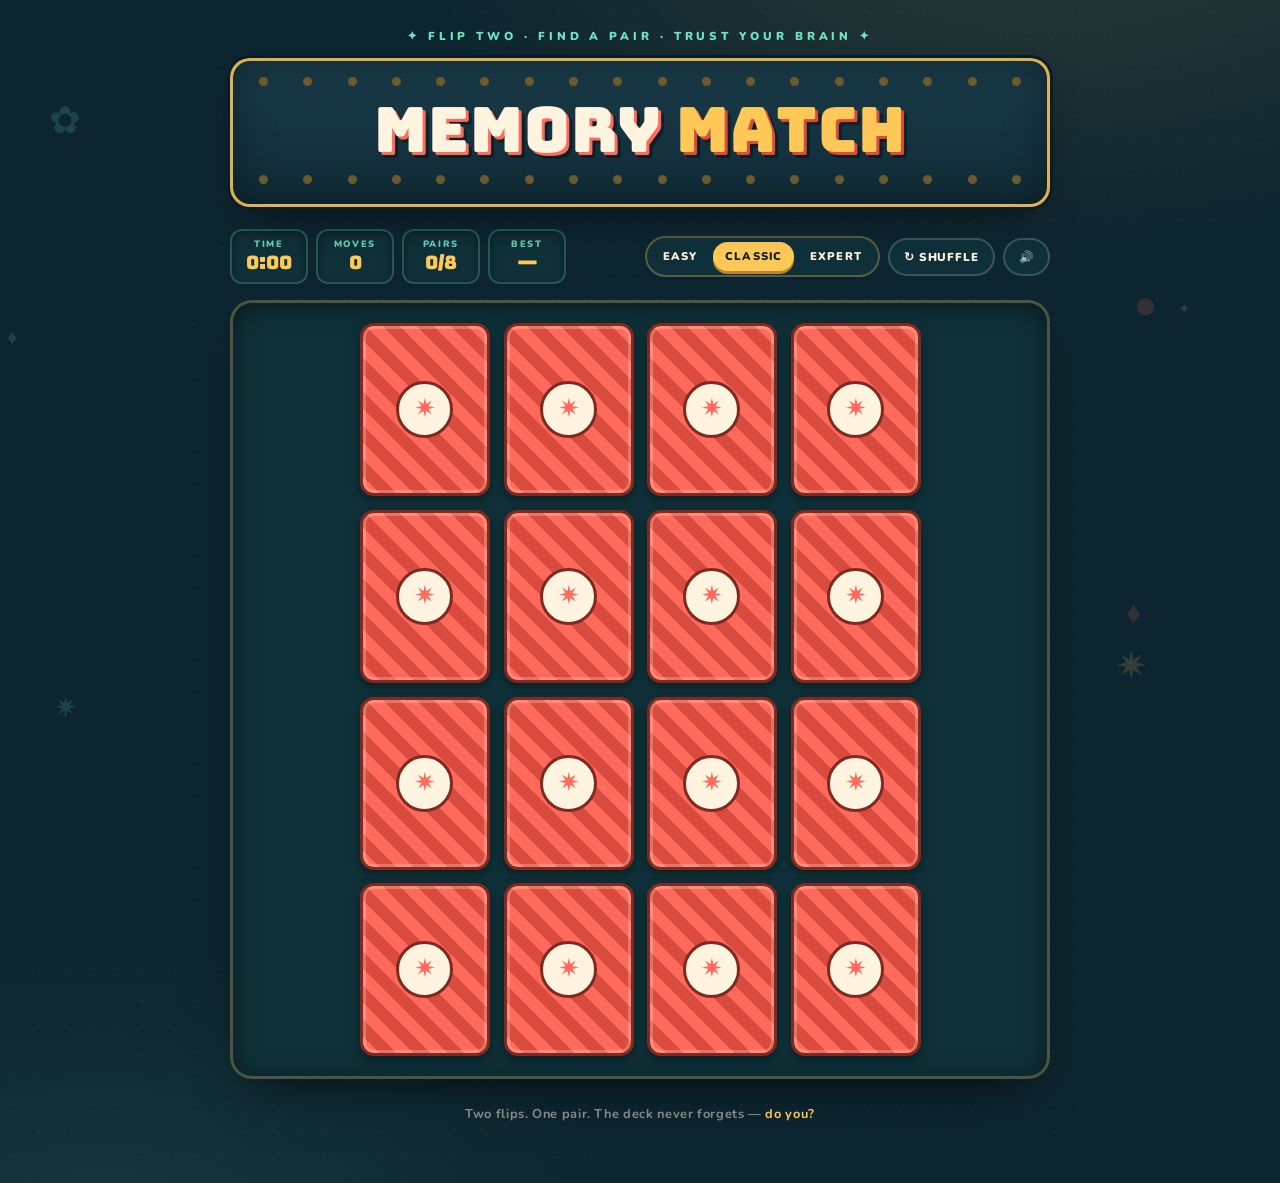
<file: static/games/game-4/index.html>
<!DOCTYPE html>
<html lang="en">
<head>
<meta charset="UTF-8">
<meta name="viewport" content="width=device-width, initial-scale=1.0">
<title>Memory Match — Midnight Arcade</title>
<link rel="preconnect" href="https://fonts.googleapis.com">
<link rel="preconnect" href="https://fonts.gstatic.com" crossorigin>
<link href="https://fonts.googleapis.com/css2?family=Bungee&family=Nunito:wght@400;700;800;900&display=swap" rel="stylesheet">
<style>
  :root{
    --ink:#0d2530; --ink2:#123543; --panel:#0f3038;
    --paper:#fff4e0; --coral:#ff6a5c; --coral-d:#d94b3e;
    --gold:#ffc857; --mint:#6fe3c1; --blue:#6cc4ff;
  }
  *{box-sizing:border-box; margin:0; padding:0;}
  html{-webkit-text-size-adjust:100%;}
  body{
    font-family:'Nunito',sans-serif; color:var(--paper);
    background:
      radial-gradient(1100px 620px at 82% -10%, rgba(255,200,87,.13), transparent 60%),
      radial-gradient(900px 560px at 8% 108%, rgba(111,227,193,.10), transparent 60%),
      radial-gradient(rgba(255,255,255,.035) 1px, transparent 1px) 0 0/26px 26px,
      var(--ink);
    min-height:100vh; overflow-x:hidden;
  }
  ::selection{background:var(--gold); color:var(--ink);}

  /* ---------- ambient drifting symbols ---------- */
  .float{position:fixed; z-index:0; pointer-events:none; opacity:.16;
    animation:drift var(--d,20s) ease-in-out var(--delay,0s) infinite alternate;}
  @keyframes drift{
    from{transform:translateY(0) rotate(0deg);}
    to{transform:translateY(-46px) rotate(28deg);}
  }

  .frame{position:relative; z-index:1; width:min(94vw,820px); margin-inline:auto; padding:28px 0 60px;}

  /* ---------- marquee sign ---------- */
  .eyebrow{text-align:center; font-weight:900; font-size:.72rem; letter-spacing:.34em;
    color:var(--mint); text-transform:uppercase; margin-bottom:14px;}
  .marquee{
    position:relative; text-align:center; padding:14px 22px 18px;
    background:linear-gradient(180deg,#1a3b49,#102b36);
    border:3px solid rgba(255,200,87,.85); border-radius:20px;
    box-shadow:0 0 0 3px #0a1c24, 0 18px 40px -18px rgba(0,0,0,.8), inset 0 0 40px rgba(0,0,0,.35);
  }
  .bulbs{display:flex; justify-content:space-between; padding:2px 4px;}
  .bulb{width:9px; height:9px; border-radius:50%; background:#6b5a2e;
    animation:chase 1.3s linear infinite;}
  @keyframes chase{
    0%,100%{background:#6b5a2e; box-shadow:none;}
    50%{background:var(--gold); box-shadow:0 0 10px var(--gold), 0 0 18px rgba(255,200,87,.55);}
  }
  h1{
    font-family:'Bungee',cursive; font-weight:400; line-height:.95;
    font-size:clamp(2.1rem, 7vw, 3.9rem); letter-spacing:.02em; margin:12px 0 14px;
    color:var(--paper);
    text-shadow:3px 3px 0 var(--coral), 6px 6px 0 rgba(0,0,0,.35);
  }
  h1 .amp{color:var(--gold); text-shadow:3px 3px 0 var(--coral-d), 6px 6px 0 rgba(0,0,0,.35);}

  /* ---------- HUD ---------- */
  .hud{display:flex; flex-wrap:wrap; align-items:center; justify-content:space-between;
    gap:10px; margin:22px 0 16px;}
  .chips{display:flex; flex-wrap:wrap; gap:8px;}
  .chip{background:var(--panel); border:2px solid rgba(111,227,193,.22); border-radius:12px;
    padding:7px 14px; min-width:78px; text-align:center;
    box-shadow:inset 0 2px 8px rgba(0,0,0,.35);}
  .chip small{display:block; font-size:.58rem; font-weight:900; letter-spacing:.18em;
    text-transform:uppercase; color:var(--mint); opacity:.85;}
  .chip b{font-family:'Bungee'; font-weight:400; font-size:1.15rem; color:var(--gold);
    display:inline-block;}
  .chip b.pop{animation:pop .3s ease;}
  @keyframes pop{40%{transform:scale(1.35);}}
  #timeChip.running b{animation:pulse 1s ease-in-out infinite;}
  @keyframes pulse{50%{color:var(--coral); transform:scale(1.08);}}

  .controls{display:flex; flex-wrap:wrap; align-items:center; gap:8px;}
  .seg{display:flex; background:var(--panel); border:2px solid rgba(255,200,87,.3);
    border-radius:999px; padding:4px; gap:4px;}
  .seg button{font-family:'Nunito'; font-weight:900; font-size:.7rem; letter-spacing:.1em;
    text-transform:uppercase; color:var(--paper); background:transparent; border:0;
    padding:7px 12px; border-radius:999px; cursor:pointer; transition:all .2s;}
  .seg button:hover{color:var(--gold);}
  .seg button.active{background:var(--gold); color:var(--ink); box-shadow:0 3px 0 #b8862c;}
  .icon-btn{font-family:'Nunito'; font-weight:900; font-size:.72rem; letter-spacing:.08em;
    background:var(--panel); color:var(--paper); border:2px solid rgba(255,255,255,.18);
    border-radius:999px; padding:9px 14px; cursor:pointer; transition:all .15s;}
  .icon-btn:hover{border-color:var(--mint); color:var(--mint); transform:translateY(-2px);}
  .icon-btn:active{transform:translateY(1px);}

  /* ---------- board ---------- */
  .table{background:var(--panel); border:3px solid rgba(255,200,87,.25); border-radius:22px;
    padding:clamp(10px,2.5vw,20px);
    box-shadow:inset 0 4px 24px rgba(0,0,0,.45), 0 22px 50px -24px rgba(0,0,0,.85);}
  .board{margin-inline:auto; display:grid; gap:clamp(8px,1.6vw,14px);
    grid-template-columns:repeat(var(--cols,4),minmax(0,1fr));}

  .card{container-type:inline-size; aspect-ratio:3/4; background:transparent; border:0; padding:0;
    cursor:pointer; animation:deal .55s cubic-bezier(.3,1.5,.5,1) backwards;
    transition:transform .18s ease; outline:none;}
  @keyframes deal{from{opacity:0; transform:scale(.3) rotate(-10deg);}}
  .card:not(.flipped):not(.matched):hover{transform:translateY(-5px);}
  .card:not(.flipped):not(.matched):active{transform:translateY(0) scale(.96);}
  .card:focus-visible .card-inner{outline:3px dashed var(--gold); outline-offset:4px;}

  .card-inner{position:relative; width:100%; height:100%; transform-style:preserve-3d;
    transition:transform .5s cubic-bezier(.35,1.35,.55,1);}
  .card.flipped .card-inner, .card.matched .card-inner{transform:rotateY(180deg);}
  .card.shake .card-inner{animation:shake .42s ease;}
  @keyframes shake{
    20%{transform:rotateY(180deg) translateX(-7px);}
    45%{transform:rotateY(180deg) translateX(7px);}
    70%{transform:rotateY(180deg) translateX(-4px);}
  }

  .face{position:absolute; inset:0; border-radius:14px; backface-visibility:hidden;
    -webkit-backface-visibility:hidden; display:grid; place-items:center; overflow:hidden;}
  .back{
    background:repeating-linear-gradient(45deg, var(--coral) 0 12px, var(--coral-d) 12px 24px);
    border:3px solid #7e2a20;
    box-shadow:inset 0 0 0 3px rgba(255,244,224,.25), 0 4px 10px rgba(0,0,0,.35);
  }
  .back .spark{width:46%; aspect-ratio:1; border-radius:50%; display:grid; place-items:center;
    background:var(--paper); border:3px solid #7e2a20; color:var(--coral);
    font-size:20cqw; line-height:1;}
  .back::after{content:""; position:absolute; inset:0;
    background:linear-gradient(115deg, transparent 30%, rgba(255,255,255,.4) 48%, transparent 60%);
    transform:translateX(-120%); transition:transform .55s;}
  .card:not(.flipped):not(.matched):hover .back::after{transform:translateX(120%);}
  .front{background:var(--paper); transform:rotateY(180deg);
    border:3px solid var(--ink); box-shadow:inset 0 -5px 0 rgba(0,0,0,.12);}
  .front .emoji{font-size:2.4rem;}
  @supports (font-size:1cqw){ .front .emoji{font-size:46cqw;} }
  .card.matched{cursor:default;}
  .card.matched .front{border-color:var(--mint);
    box-shadow:0 0 0 3px rgba(111,227,193,.35), 0 0 22px rgba(111,227,193,.4);}
  .card.matched .front .emoji{animation:matchPop .5s ease;}
  @keyframes matchPop{45%{transform:scale(1.3) rotate(-6deg);}}

  .pairpop{position:fixed; z-index:50; font-family:'Bungee'; color:var(--gold);
    text-shadow:2px 2px 0 rgba(0,0,0,.5); pointer-events:none;
    animation:rise .8s ease forwards;}
  @keyframes rise{to{transform:translateY(-56px); opacity:0;}}

  footer{margin-top:26px; text-align:center; font-size:.8rem; font-weight:700;
    color:rgba(255,244,224,.5); letter-spacing:.05em;}
  footer b{color:var(--gold);}

  /* ---------- win overlay ---------- */
  .overlay{position:fixed; inset:0; z-index:60; display:grid; place-items:center; padding:20px;
    background:rgba(7,20,26,.82); backdrop-filter:blur(3px);
    opacity:0; pointer-events:none; transition:opacity .35s;}
  .overlay.show{opacity:1; pointer-events:auto;}
  .win-panel{background:var(--paper); color:var(--ink); text-align:center;
    border:4px solid var(--coral); border-radius:22px; padding:34px 30px 30px;
    width:min(92vw,430px); box-shadow:10px 10px 0 rgba(0,0,0,.35);
    transform:translateY(30px) scale(.92); transition:transform .4s cubic-bezier(.3,1.5,.5,1);}
  .overlay.show .win-panel{transform:none;}
  .win-kicker{font-size:.62rem; font-weight:900; letter-spacing:.3em; color:var(--coral-d);}
  .win-panel h2{font-family:'Bungee'; font-weight:400; font-size:clamp(1.5rem,5.5vw,2.1rem);
    margin:8px 0 6px;}
  .stars{font-size:2.2rem; letter-spacing:.15em; margin:4px 0 16px;}
  .stars span{color:#d9cdb8; display:inline-block;}
  .stars span.on{color:var(--gold); text-shadow:2px 2px 0 var(--coral); animation:starPop .5s both;}
  @keyframes starPop{from{transform:scale(0) rotate(-40deg);} 60%{transform:scale(1.35);}}
  .win-stats{display:flex; justify-content:center; gap:12px; margin-bottom:16px;}
  .win-stats div{background:#f3e6cd; border-radius:12px; padding:10px 14px; min-width:88px;}
  .win-stats b{font-family:'Bungee'; font-weight:400; font-size:1.25rem; display:block;}
  .win-stats i{font-style:normal; font-size:.6rem; font-weight:900; letter-spacing:.18em;
    text-transform:uppercase; color:#8a7a5c;}
  .newbest{font-family:'Bungee'; font-size:.85rem; color:var(--coral-d); margin-bottom:14px;
    animation:pulse 1s infinite;}
  .hidden{display:none;}
  .win-actions{display:flex; flex-direction:column; gap:10px;}
  .btn{font-family:'Bungee'; font-weight:400; font-size:.95rem; letter-spacing:.04em;
    padding:13px 18px; border-radius:14px; border:3px solid var(--ink); cursor:pointer;
    transition:transform .15s, box-shadow .15s;}
  .btn-primary{background:var(--coral); color:var(--paper); box-shadow:0 5px 0 var(--coral-d);}
  .btn-ghost{background:transparent; color:var(--ink); box-shadow:0 5px 0 rgba(13,37,48,.3);}
  .btn:hover{transform:translateY(-2px);}
  .btn:active{transform:translateY(3px); box-shadow:none;}

  /* ---------- confetti ---------- */
  #confetti{position:fixed; inset:0; z-index:70; pointer-events:none; overflow:hidden;}
  #confetti i{position:absolute; top:-6vh; display:block;
    animation:fall var(--t,3s) linear var(--delay,0s) forwards;}
  @keyframes fall{to{transform:translate3d(var(--dx,0),112vh,0) rotate(720deg);}}

  @media (prefers-reduced-motion:reduce){
    *{animation:none !important; transition:none !important;}
  }
</style>
<script async src="https://pagead2.googlesyndication.com/pagead/js/adsbygoogle.js?client=ca-pub-3816836110238928"
     crossorigin="anonymous"></script>
</head>
<body>

<div class="frame">
  <p class="eyebrow">✦ flip two · find a pair · trust your brain ✦</p>

  <header class="marquee">
    <div class="bulbs" id="bulbsTop"></div>
    <h1>MEMORY <span class="amp">MATCH</span></h1>
    <div class="bulbs" id="bulbsBottom"></div>
  </header>

  <section class="hud">
    <div class="chips">
      <div class="chip" id="timeChip"><small>Time</small><b id="timeVal">0:00</b></div>
      <div class="chip"><small>Moves</small><b id="movesVal">0</b></div>
      <div class="chip"><small>Pairs</small><b id="matchVal">0/8</b></div>
      <div class="chip"><small>Best</small><b id="bestVal">—</b></div>
    </div>
    <div class="controls">
      <div class="seg" role="group" aria-label="Deck size">
        <button data-diff="easy">Easy</button>
        <button data-diff="classic">Classic</button>
        <button data-diff="expert">Expert</button>
      </div>
      <button class="icon-btn" id="shuffleBtn" title="Reshuffle">↻ SHUFFLE</button>
      <button class="icon-btn" id="soundBtn" aria-pressed="true">🔊</button>
    </div>
  </section>

  <section class="table">
    <div class="board" id="board" aria-label="Memory match board"></div>
  </section>

  <footer>Two flips. One pair. The deck never forgets — <b>do you?</b></footer>
</div>

<div class="overlay" id="overlay">
  <div class="win-panel" role="dialog" aria-modal="true" aria-labelledby="winTitle">
    <div class="win-kicker">— DECK CLEARED —</div>
    <h2 id="winTitle">ALL MATCHED!</h2>
    <div class="stars" id="stars"><span>★</span><span>★</span><span>★</span></div>
    <div class="win-stats">
      <div><b id="wTime">0:00</b><i>time</i></div>
      <div><b id="wMoves">0</b><i>moves</i></div>
      <div><b id="wBest">0:00</b><i>best</i></div>
    </div>
    <div class="newbest hidden" id="newBest">★ NEW BEST ★</div>
    <div class="win-actions">
      <button class="btn btn-primary" id="againBtn">PLAY AGAIN</button>
      <button class="btn btn-ghost" id="nextBtn">TRY CLASSIC ▸</button>
    </div>
  </div>
</div>

<div id="confetti"></div>

<script>
(function(){
  "use strict";

  /* ---------- config ---------- */
  const CFG = {
    easy:    {pairs:6,  cols:4, w:480},
    classic: {pairs:8,  cols:4, w:560},
    expert:  {pairs:12, cols:6, w:820}
  };
  const EMOJIS = ["🦊","🐙","🦔","🦩","🦕","🐸","🦋","🐝","🦉","🦀","🐢","🦄"];
  const ORDER  = ["easy","classic","expert"];
  const FLOATERS = ["✦","✷","♦","●","★","✿","♠","♥"];

  const $ = id => document.getElementById(id);
  const board = $("board");

  let diff = localStorage.getItem("mm-diff");
  if(!CFG[diff]) diff = "classic";
  let first=null, lock=false, moves=0, matched=0, seconds=0, timerId=null, started=false;

  /* ---------- helpers ---------- */
  const fmt = s => Math.floor(s/60) + ":" + String(s%60).padStart(2,"0");

  function shuffle(arr){
    for(let i=arr.length-1;i>0;i--){
      const j = Math.floor(Math.random()*(i+1));
      [arr[i],arr[j]] = [arr[j],arr[i]];
    }
    return arr;
  }

  function getBests(){ try{ return JSON.parse(localStorage.getItem("mm-bests"))||{}; }catch(e){ return {}; } }
  function setBests(b){ localStorage.setItem("mm-bests", JSON.stringify(b)); }

  /* ---------- sound (tiny synth) ---------- */
  let actx=null, muted = localStorage.getItem("mm-mute")==="1";
  function tone(freq,dur,type,delay,gain){
    if(muted) return;
    try{
      actx = actx || new (window.AudioContext||window.webkitAudioContext)();
      const o=actx.createOscillator(), g=actx.createGain();
      const t=actx.currentTime+(delay||0);
      o.type=type||"sine"; o.frequency.value=freq;
      g.gain.setValueAtTime(0.0001,t);
      g.gain.exponentialRampToValueAtTime(gain||0.18, t+0.015);
      g.gain.exponentialRampToValueAtTime(0.0001, t+dur);
      o.connect(g).connect(actx.destination);
      o.start(t); o.stop(t+dur+0.05);
    }catch(e){}
  }
  const sfx = {
    flip:  ()=> tone(560,.08,"triangle",0,.12),
    match: ()=>{ tone(660,.12,"sine"); tone(880,.2,"sine",.1); },
    miss:  ()=> tone(170,.2,"sawtooth",0,.1),
    win:   ()=> [523,659,784,1047].forEach((f,i)=> tone(f,.22,"triangle",i*.12,.18))
  };

  /* ---------- ambient + marquee dressing ---------- */
  (function ambient(){
    for(let i=0;i<14;i++){
      const s=document.createElement("span");
      s.className="float";
      s.textContent=FLOATERS[i%FLOATERS.length];
      s.style.left = Math.random()*96 + "vw";
      s.style.top  = Math.random()*96 + "vh";
      s.style.fontSize = (14+Math.random()*26) + "px";
      s.style.color = [ "var(--gold)","var(--mint)","var(--coral)" ][i%3];
      s.style.setProperty("--d",(14+Math.random()*14)+"s");
      s.style.setProperty("--delay",(-Math.random()*12)+"s");
      document.body.appendChild(s);
    }
    ["bulbsTop","bulbsBottom"].forEach(id=>{
      const row=$(id);
      for(let i=0;i<18;i++){
        const b=document.createElement("span");
        b.className="bulb";
        b.style.animationDelay=(i*0.09)+"s";
        row.appendChild(b);
      }
    });
  })();

  /* ---------- HUD ---------- */
  function popVal(el){ el.classList.remove("pop"); void el.offsetWidth; el.classList.add("pop"); }

  function updateHUD(){
    $("movesVal").textContent = moves;
    $("matchVal").textContent = matched + "/" + CFG[diff].pairs;
    const b = getBests()[diff];
    $("bestVal").textContent = b ? fmt(b.time) : "—";
  }
  function updateTime(){ $("timeVal").textContent = fmt(seconds); }

  function startTimer(){
    started=true;
    $("timeChip").classList.add("running");
    timerId=setInterval(()=>{ seconds++; updateTime(); },1000);
  }
  function stopTimer(){
    clearInterval(timerId); timerId=null;
    $("timeChip").classList.remove("running");
  }

  /* ---------- board ---------- */
  function buildBoard(){
    stopTimer();
    first=null; lock=false; moves=0; matched=0; seconds=0; started=false;
    updateTime(); updateHUD();

    const {pairs,cols,w}=CFG[diff];
    board.style.setProperty("--cols",cols);
    board.style.maxWidth = w+"px";
    board.innerHTML="";

    const deck = shuffle(EMOJIS.slice(0,pairs).concat(EMOJIS.slice(0,pairs)));
    deck.forEach((sym,i)=>{
      const card=document.createElement("button");
      card.className="card"; card.type="button";
      card.dataset.sym=sym;
      card.setAttribute("aria-label","Hidden card");
      card.style.animationDelay=(i*42)+"ms";
      card.innerHTML =
        '<div class="card-inner">'+
          '<div class="face back"><span class="spark">✷</span></div>'+
          '<div class="face front"><span class="emoji">'+sym+'</span></div>'+
        '</div>';
      board.appendChild(card);
    });
  }

  function pairPop(card){
    const r=card.getBoundingClientRect();
    const el=document.createElement("span");
    el.className="pairpop";
    el.textContent=["NICE!","MATCH!","GOT IT!","PAIR!"][Math.floor(Math.random()*4)];
    el.style.left=(r.left+r.width/2-24)+"px";
    el.style.top=(r.top-6)+"px";
    document.body.appendChild(el);
    setTimeout(()=>el.remove(),850);
  }

  function flip(card){
    if(lock || card===first || card.classList.contains("flipped") || card.classList.contains("matched")) return;
    sfx.flip();
    card.classList.add("flipped");
    card.setAttribute("aria-label", card.dataset.sym);
    if(!started) startTimer();

    if(!first){ first=card; return; }

    moves++; popVal($("movesVal")); $("movesVal").textContent=moves;

    const a=first, b=card;
    first=null; lock=true;

    if(a.dataset.sym===b.dataset.sym){
      matched++;
      setTimeout(()=>{
        a.classList.add("matched"); b.classList.add("matched");
        sfx.match(); pairPop(b); updateHUD();
        lock=false;
        if(matched===CFG[diff].pairs) win();
      },260);
    }else{
      sfx.miss();
      setTimeout(()=>{ a.classList.add("shake"); b.classList.add("shake"); },380);
      setTimeout(()=>{
        [a,b].forEach(c=>{
          c.classList.remove("flipped","shake");
          c.setAttribute("aria-label","Hidden card");
        });
        lock=false;
      },950);
    }
  }
  board.addEventListener("click", e=>{
    const card=e.target.closest(".card");
    if(card) flip(card);
  });

  /* ---------- win ---------- */
  function win(){
    stopTimer();
    const pairs=CFG[diff].pairs, ratio=moves/pairs;
    const stars = ratio<=1.6 ? 3 : ratio<=2.4 ? 2 : 1;

    const bests=getBests();
    const prev=bests[diff];
    let isNew=false;
    if(!prev || seconds<prev.time || (seconds===prev.time && moves<prev.moves)){
      bests[diff]={time:seconds,moves:moves}; setBests(bests); isNew=true;
    }

    $("winTitle").textContent = stars===3?"PERFECT MEMORY!": stars===2?"NICE RECALL!":"ALL MATCHED!";
    $("wTime").textContent=fmt(seconds);
    $("wMoves").textContent=moves;
    $("wBest").textContent=fmt(bests[diff].time);
    $("newBest").classList.toggle("hidden",!isNew);

    const starEls=$("stars").children;
    for(let i=0;i<3;i++){
      starEls[i].className = i<stars ? "on" : "";
      starEls[i].style.animationDelay=(0.25+i*0.2)+"s";
    }

    const next=ORDER[(ORDER.indexOf(diff)+1)%3];
    $("nextBtn").textContent="TRY "+next.toUpperCase()+" ▸";
    $("nextBtn").dataset.next=next;

    updateHUD();
    setTimeout(()=>{ $("overlay").classList.add("show"); confetti(); sfx.win(); },700);
  }

  function confetti(){
    const box=$("confetti"), colors=["#ff6a5c","#ffc857","#6fe3c1","#fff4e0","#6cc4ff"];
    for(let i=0;i<110;i++){
      const p=document.createElement("i");
      p.style.left=Math.random()*100+"vw";
      p.style.width=(6+Math.random()*8)+"px";
      p.style.height=(10+Math.random()*10)+"px";
      p.style.background=colors[i%colors.length];
      p.style.borderRadius=Math.random()>0.5?"50%":"2px";
      p.style.setProperty("--dx",(Math.random()*160-80)+"px");
      p.style.setProperty("--t",(2.6+Math.random()*1.8)+"s");
      p.style.setProperty("--delay",(Math.random()*0.5)+"s");
      box.appendChild(p);
    }
    setTimeout(()=>box.innerHTML="",5200);
  }

  /* ---------- controls ---------- */
  document.querySelectorAll(".seg button").forEach(btn=>{
    btn.addEventListener("click",()=>{
      diff=btn.dataset.diff;
      localStorage.setItem("mm-diff",diff);
      syncSeg(); buildBoard();
    });
  });
  function syncSeg(){
    document.querySelectorAll(".seg button").forEach(b=>
      b.classList.toggle("active", b.dataset.diff===diff));
  }

  $("shuffleBtn").addEventListener("click",buildBoard);
  $("againBtn").addEventListener("click",()=>{ $("overlay").classList.remove("show"); buildBoard(); });
  $("nextBtn").addEventListener("click",()=>{
    diff=$("nextBtn").dataset.next;
    localStorage.setItem("mm-diff",diff);
    $("overlay").classList.remove("show");
    syncSeg(); buildBoard();
  });

  const soundBtn=$("soundBtn");
  function syncSound(){
    soundBtn.textContent = muted?"🔇":"🔊";
    soundBtn.setAttribute("aria-pressed", String(!muted));
  }
  soundBtn.addEventListener("click",()=>{
    muted=!muted;
    localStorage.setItem("mm-mute",muted?"1":"0");
    syncSound();
    if(!muted) sfx.flip();
  });

  /* ---------- go ---------- */
  syncSeg(); syncSound(); buildBoard();
})();
</script>
</body>
</html>
</file>
